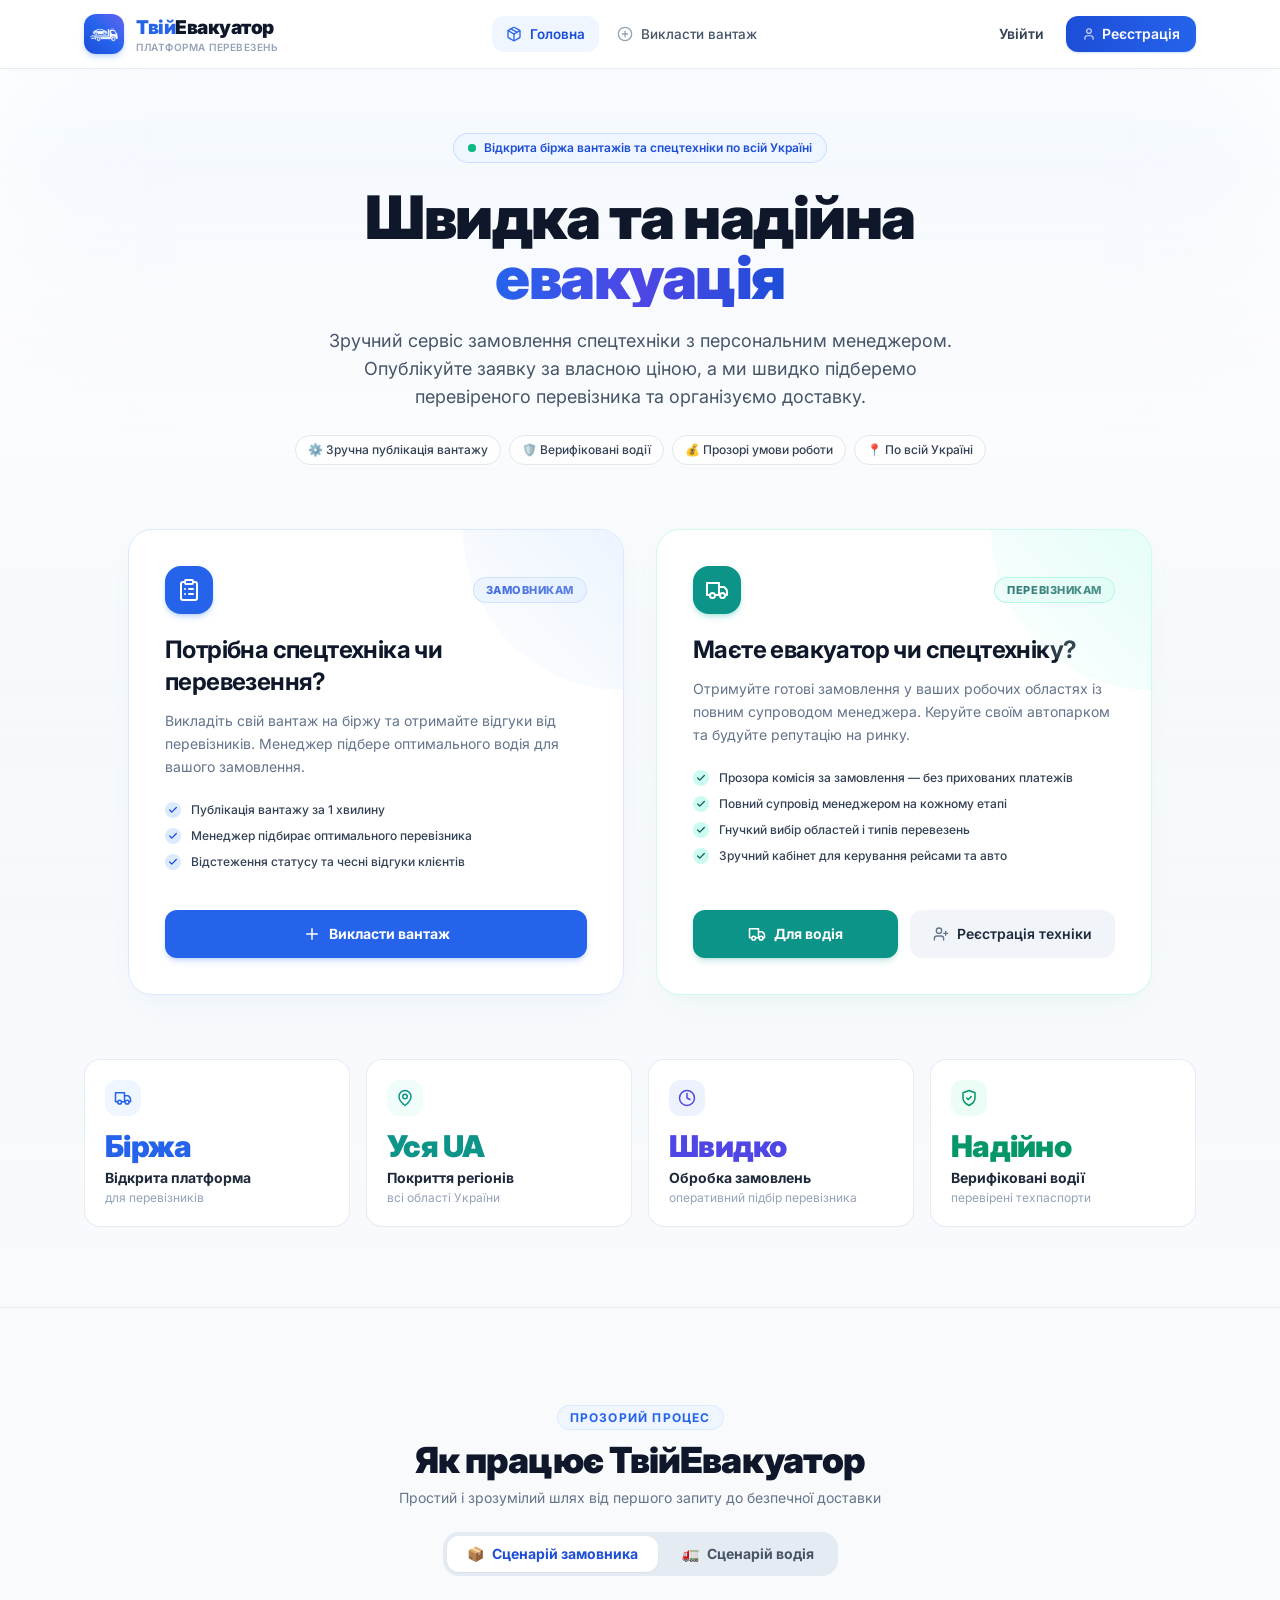
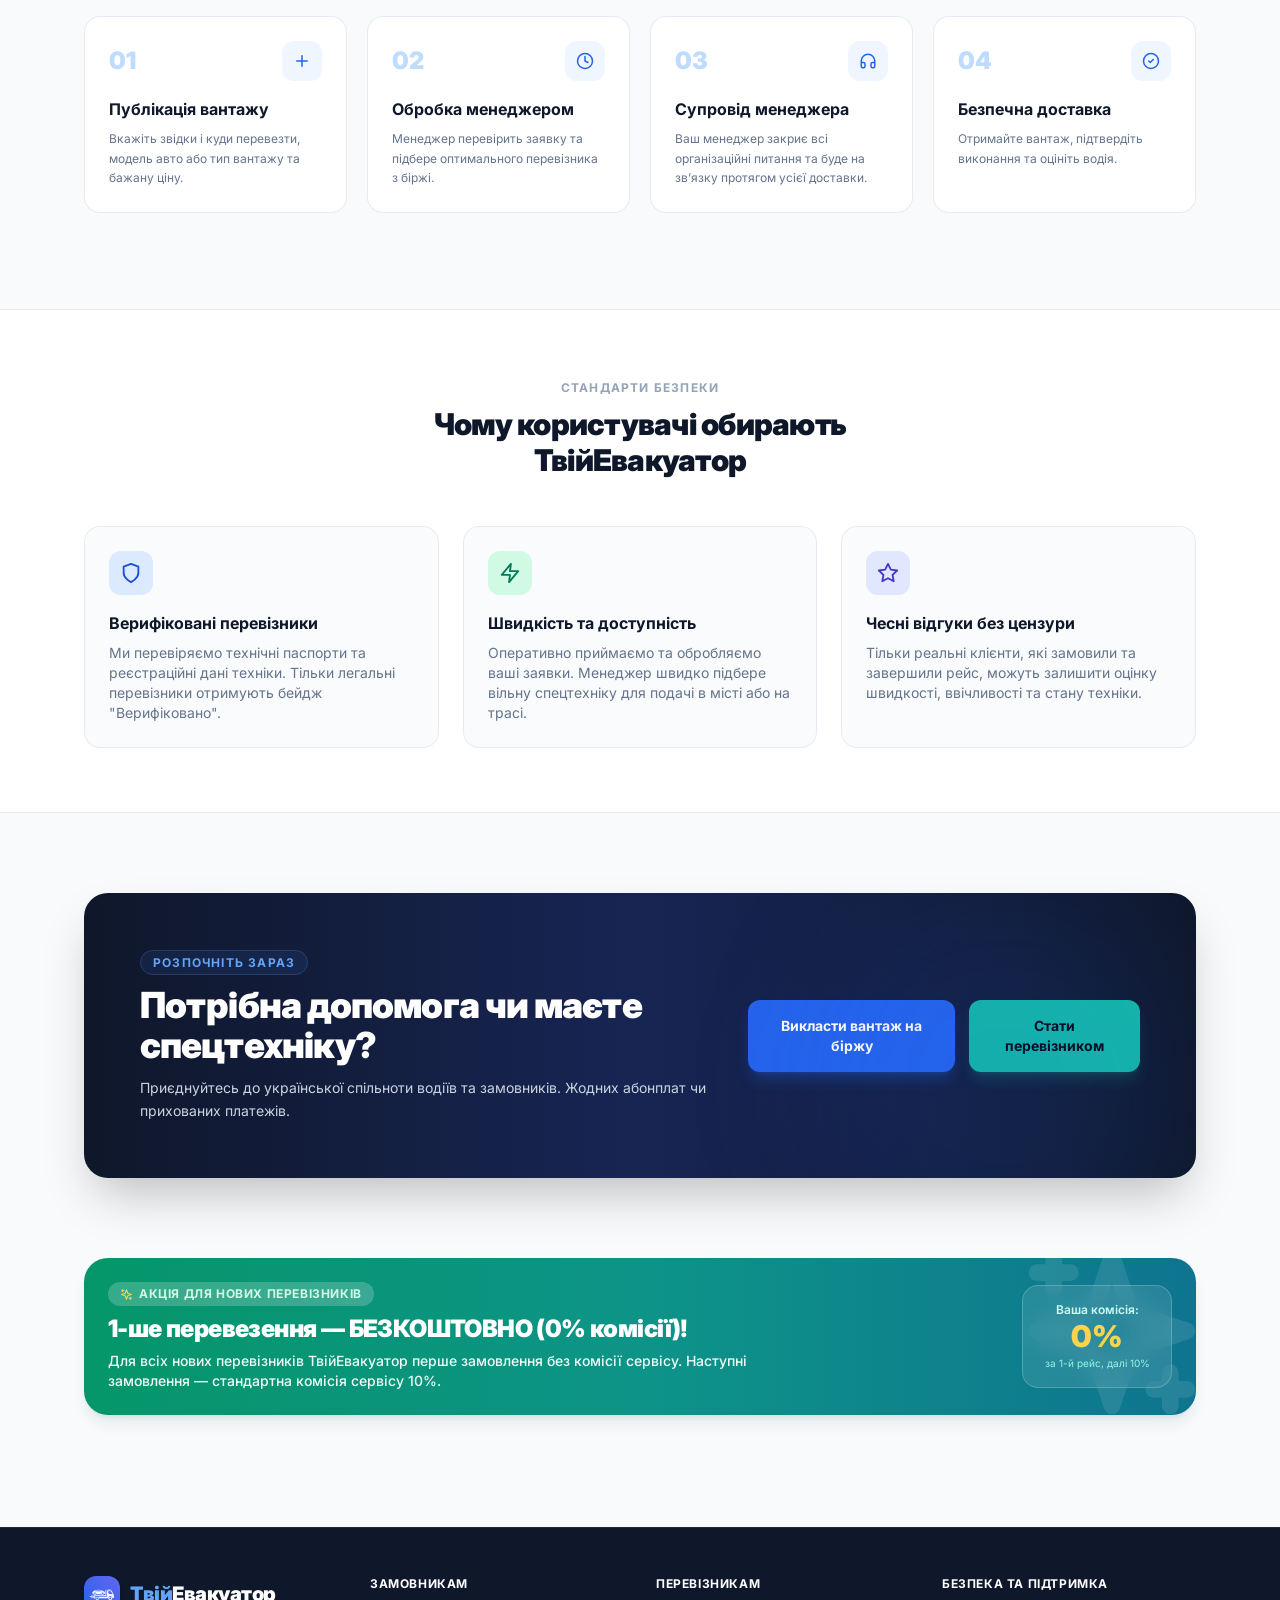
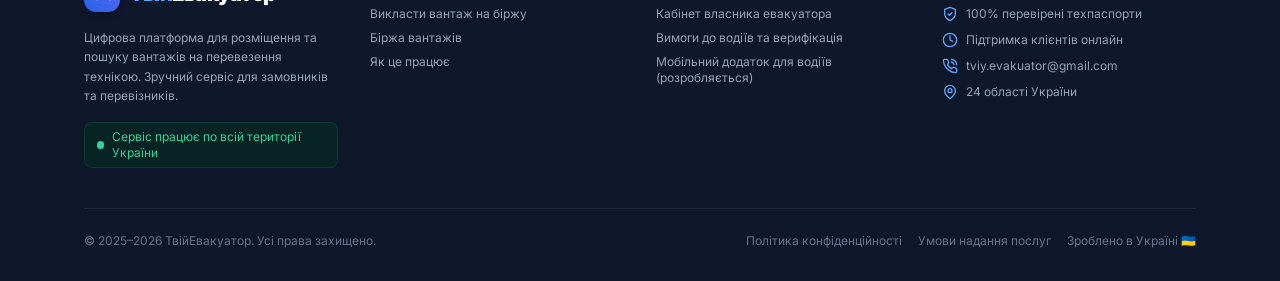
<file: index.html>
<!DOCTYPE html>
<html lang="uk">

<head>
  <meta charset="UTF-8" />

  <!-- 1. Назва сайту для Google (Site Name) -->
  <meta name="site_name" content="Твій Евакуатор" />
  <meta property="og:site_name" content="Твій Евакуатор" />

  <!-- 2. Гарний Заголовок (Title) -->
  <title>Твій Евакуатор — Евакуація та перевезення спецтехніки онлайн по Україні</title>
  <meta property="og:title" content="Твій Евакуатор — Пошук та виклик евакуатора онлайн" />

  <!-- 3. Гарний Опис сайту для пошуковика (Meta Description) -->
  <meta name="description"
    content="Цифрова платформа для швидкого пошуку та виклику евакуатора по всій Україні. Перевезення авто, спецтехніки, попутні вантажі." />
  <meta property="og:description" content="Швидкий виклик евакуатора онлайн по всій Україні." />

  <!-- 4. Іконка для браузера та Google (Favicon) -->
  <link rel="icon" type="image/x-icon" href="/favicon.ico" />
  <link rel="shortcut icon" type="image/x-icon" href="/favicon.ico" />
  <link rel="icon" type="image/png" sizes="192x192" href="/favicon-logo.png" />
  <link rel="apple-touch-icon" href="/favicon-logo.png" />
  <meta property="og:image" content="https://tviy-evacuator.com.ua/favicon-logo.png" />
  <meta name="twitter:card" content="summary_large_image" />
  <meta name="twitter:image" content="https://tviy-evacuator.com.ua/favicon-logo.png" />

  <!-- 5. Розширені мета-теги -->
  <meta name="viewport" content="width=device-width, initial-scale=1.0, viewport-fit=cover" />
  <meta name="theme-color" content="#2563EB" />
  <meta name="robots" content="index, follow" />

  <!-- 6. Микророзмітка Schema.org для Google (видимість логотипу замість глобуса) -->
  <script type="application/ld+json">
  {
    "@context": "https://schema.org",
    "@type": "Organization",
    "name": "Твій Евакуатор",
    "url": "https://tviy-evacuator.com.ua",
    "logo": "https://tviy-evacuator.com.ua/favicon-logo.png",
    "image": "https://tviy-evacuator.com.ua/favicon-logo.png"
  }
  </script>

  <script type="text/javascript">
    (function (l) {
      if (l.search && l.search[1] === '/') {
        var decoded = l.search.slice(1).split('&').map(function (s) {
          return s.replace(/~and~/g, '&')
        });
        var path = decoded[0];
        var query = decoded.slice(1).join('&');
        var newUrl = l.pathname.slice(0, -1) + path + (query ? '?' + query : '') + l.hash;
        window.history.replaceState(null, null, newUrl);
      }
    }(window.location));
  </script>
  <script type="module" crossorigin src="/assets/index-CtProSd5.js"></script>
  <link rel="stylesheet" crossorigin href="/assets/index-Bn-Kidzz.css">
</head>

<body>
  <div id="root"></div>
</body>

</html>
</file>
<file: assets/index-Bn-Kidzz.css>
@import"https://fonts.googleapis.com/css2?family=Inter:wght@300;400;500;600;700;800&display=swap";*,:before,:after{--tw-border-spacing-x: 0;--tw-border-spacing-y: 0;--tw-translate-x: 0;--tw-translate-y: 0;--tw-rotate: 0;--tw-skew-x: 0;--tw-skew-y: 0;--tw-scale-x: 1;--tw-scale-y: 1;--tw-pan-x: ;--tw-pan-y: ;--tw-pinch-zoom: ;--tw-scroll-snap-strictness: proximity;--tw-gradient-from-position: ;--tw-gradient-via-position: ;--tw-gradient-to-position: ;--tw-ordinal: ;--tw-slashed-zero: ;--tw-numeric-figure: ;--tw-numeric-spacing: ;--tw-numeric-fraction: ;--tw-ring-inset: ;--tw-ring-offset-width: 0px;--tw-ring-offset-color: #fff;--tw-ring-color: rgb(59 130 246 / .5);--tw-ring-offset-shadow: 0 0 #0000;--tw-ring-shadow: 0 0 #0000;--tw-shadow: 0 0 #0000;--tw-shadow-colored: 0 0 #0000;--tw-blur: ;--tw-brightness: ;--tw-contrast: ;--tw-grayscale: ;--tw-hue-rotate: ;--tw-invert: ;--tw-saturate: ;--tw-sepia: ;--tw-drop-shadow: ;--tw-backdrop-blur: ;--tw-backdrop-brightness: ;--tw-backdrop-contrast: ;--tw-backdrop-grayscale: ;--tw-backdrop-hue-rotate: ;--tw-backdrop-invert: ;--tw-backdrop-opacity: ;--tw-backdrop-saturate: ;--tw-backdrop-sepia: ;--tw-contain-size: ;--tw-contain-layout: ;--tw-contain-paint: ;--tw-contain-style: }::backdrop{--tw-border-spacing-x: 0;--tw-border-spacing-y: 0;--tw-translate-x: 0;--tw-translate-y: 0;--tw-rotate: 0;--tw-skew-x: 0;--tw-skew-y: 0;--tw-scale-x: 1;--tw-scale-y: 1;--tw-pan-x: ;--tw-pan-y: ;--tw-pinch-zoom: ;--tw-scroll-snap-strictness: proximity;--tw-gradient-from-position: ;--tw-gradient-via-position: ;--tw-gradient-to-position: ;--tw-ordinal: ;--tw-slashed-zero: ;--tw-numeric-figure: ;--tw-numeric-spacing: ;--tw-numeric-fraction: ;--tw-ring-inset: ;--tw-ring-offset-width: 0px;--tw-ring-offset-color: #fff;--tw-ring-color: rgb(59 130 246 / .5);--tw-ring-offset-shadow: 0 0 #0000;--tw-ring-shadow: 0 0 #0000;--tw-shadow: 0 0 #0000;--tw-shadow-colored: 0 0 #0000;--tw-blur: ;--tw-brightness: ;--tw-contrast: ;--tw-grayscale: ;--tw-hue-rotate: ;--tw-invert: ;--tw-saturate: ;--tw-sepia: ;--tw-drop-shadow: ;--tw-backdrop-blur: ;--tw-backdrop-brightness: ;--tw-backdrop-contrast: ;--tw-backdrop-grayscale: ;--tw-backdrop-hue-rotate: ;--tw-backdrop-invert: ;--tw-backdrop-opacity: ;--tw-backdrop-saturate: ;--tw-backdrop-sepia: ;--tw-contain-size: ;--tw-contain-layout: ;--tw-contain-paint: ;--tw-contain-style: }*,:before,:after{box-sizing:border-box;border-width:0;border-style:solid;border-color:#e5e7eb}:before,:after{--tw-content: ""}html,:host{line-height:1.5;-webkit-text-size-adjust:100%;-moz-tab-size:4;-o-tab-size:4;tab-size:4;font-family:Inter,-apple-system,BlinkMacSystemFont,Segoe UI,Roboto,sans-serif;font-feature-settings:normal;font-variation-settings:normal;-webkit-tap-highlight-color:transparent}body{margin:0;line-height:inherit}hr{height:0;color:inherit;border-top-width:1px}abbr:where([title]){-webkit-text-decoration:underline dotted;text-decoration:underline dotted}h1,h2,h3,h4,h5,h6{font-size:inherit;font-weight:inherit}a{color:inherit;text-decoration:inherit}b,strong{font-weight:bolder}code,kbd,samp,pre{font-family:ui-monospace,SFMono-Regular,Menlo,Monaco,Consolas,Liberation Mono,Courier New,monospace;font-feature-settings:normal;font-variation-settings:normal;font-size:1em}small{font-size:80%}sub,sup{font-size:75%;line-height:0;position:relative;vertical-align:baseline}sub{bottom:-.25em}sup{top:-.5em}table{text-indent:0;border-color:inherit;border-collapse:collapse}button,input,optgroup,select,textarea{font-family:inherit;font-feature-settings:inherit;font-variation-settings:inherit;font-size:100%;font-weight:inherit;line-height:inherit;letter-spacing:inherit;color:inherit;margin:0;padding:0}button,select{text-transform:none}button,input:where([type=button]),input:where([type=reset]),input:where([type=submit]){-webkit-appearance:button;background-color:transparent;background-image:none}:-moz-focusring{outline:auto}:-moz-ui-invalid{box-shadow:none}progress{vertical-align:baseline}::-webkit-inner-spin-button,::-webkit-outer-spin-button{height:auto}[type=search]{-webkit-appearance:textfield;outline-offset:-2px}::-webkit-search-decoration{-webkit-appearance:none}::-webkit-file-upload-button{-webkit-appearance:button;font:inherit}summary{display:list-item}blockquote,dl,dd,h1,h2,h3,h4,h5,h6,hr,figure,p,pre{margin:0}fieldset{margin:0;padding:0}legend{padding:0}ol,ul,menu{list-style:none;margin:0;padding:0}dialog{padding:0}textarea{resize:vertical}input::-moz-placeholder,textarea::-moz-placeholder{opacity:1;color:#9ca3af}input::placeholder,textarea::placeholder{opacity:1;color:#9ca3af}button,[role=button]{cursor:pointer}:disabled{cursor:default}img,svg,video,canvas,audio,iframe,embed,object{display:block;vertical-align:middle}img,video{max-width:100%;height:auto}[hidden]:where(:not([hidden=until-found])){display:none}*,*:before,*:after{box-sizing:border-box}html{scroll-behavior:smooth;-webkit-tap-highlight-color:transparent}body{font-family:Inter,-apple-system,BlinkMacSystemFont,Segoe UI,Roboto,sans-serif;-webkit-font-smoothing:antialiased;-moz-osx-font-smoothing:grayscale;color:#0f172a;background-color:#f8fafc}::-moz-selection{background-color:#dbeafe;color:#1d4ed8}::selection{background-color:#dbeafe;color:#1d4ed8}::-webkit-scrollbar{width:6px;height:6px}::-webkit-scrollbar-track{background:transparent}::-webkit-scrollbar-thumb{background:#cbd5e1;border-radius:9999px}::-webkit-scrollbar-thumb:hover{background:#94a3b8}.container{width:100%}@media (min-width: 640px){.container{max-width:640px}}@media (min-width: 768px){.container{max-width:768px}}@media (min-width: 1024px){.container{max-width:1024px}}@media (min-width: 1280px){.container{max-width:1280px}}@media (min-width: 1536px){.container{max-width:1536px}}.toggle-slider{position:absolute;top:0;right:0;bottom:0;left:0;cursor:pointer;border-radius:9999px;--tw-bg-opacity: 1;background-color:rgb(226 232 240 / var(--tw-bg-opacity, 1));transition-property:color,background-color,border-color,text-decoration-color,fill,stroke;transition-timing-function:cubic-bezier(.4,0,.2,1);transition-duration:.2s}.toggle-slider:before{content:"";position:absolute;left:3px;bottom:3px;height:1rem;width:1rem;border-radius:9999px;--tw-bg-opacity: 1;background-color:rgb(255 255 255 / var(--tw-bg-opacity, 1));--tw-shadow: 0 1px 2px 0 rgb(0 0 0 / .05);--tw-shadow-colored: 0 1px 2px 0 var(--tw-shadow-color);box-shadow:var(--tw-ring-offset-shadow, 0 0 #0000),var(--tw-ring-shadow, 0 0 #0000),var(--tw-shadow);transition-property:transform;transition-timing-function:cubic-bezier(.4,0,.2,1);transition-duration:.2s}input:checked~.toggle-slider{--tw-bg-opacity: 1;background-color:rgb(37 99 235 / var(--tw-bg-opacity, 1))}input:checked~.toggle-slider:before{transform:translate(18px)}.star-btn{cursor:pointer;border-width:0px;background-color:transparent;padding:.125rem;font-size:1.5rem;line-height:2rem;line-height:1;--tw-text-opacity: 1;color:rgb(226 232 240 / var(--tw-text-opacity, 1));transition-property:transform;transition-timing-function:cubic-bezier(.4,0,.2,1);transition-duration:.1s}.star-btn.active{--tw-text-opacity: 1;color:rgb(251 191 36 / var(--tw-text-opacity, 1))}.star-btn:hover{transform:scale(1.15)}.geo-tag{display:inline-flex;cursor:pointer;-webkit-user-select:none;-moz-user-select:none;user-select:none;align-items:center;gap:.25rem;border-radius:9999px;border-width:1px;--tw-border-opacity: 1;border-color:rgb(226 232 240 / var(--tw-border-opacity, 1));--tw-bg-opacity: 1;background-color:rgb(255 255 255 / var(--tw-bg-opacity, 1));padding:.375rem .75rem;font-size:.75rem;line-height:1rem;font-weight:500;--tw-text-opacity: 1;color:rgb(71 85 105 / var(--tw-text-opacity, 1));transition-property:all;transition-timing-function:cubic-bezier(.4,0,.2,1);transition-duration:.15s}.geo-tag:hover{--tw-border-opacity: 1;border-color:rgb(203 213 225 / var(--tw-border-opacity, 1));--tw-bg-opacity: 1;background-color:rgb(248 250 252 / var(--tw-bg-opacity, 1))}.geo-tag.sel{--tw-border-opacity: 1;border-color:rgb(59 130 246 / var(--tw-border-opacity, 1));--tw-bg-opacity: 1;background-color:rgb(239 246 255 / var(--tw-bg-opacity, 1));font-weight:600;--tw-text-opacity: 1;color:rgb(29 78 216 / var(--tw-text-opacity, 1));--tw-shadow: 0 1px 2px 0 rgb(0 0 0 / .05);--tw-shadow-colored: 0 1px 2px 0 var(--tw-shadow-color);box-shadow:var(--tw-ring-offset-shadow, 0 0 #0000),var(--tw-ring-shadow, 0 0 #0000),var(--tw-shadow)}.geo-tag.sel-teal{--tw-border-opacity: 1;border-color:rgb(13 148 136 / var(--tw-border-opacity, 1));--tw-bg-opacity: 1;background-color:rgb(240 253 250 / var(--tw-bg-opacity, 1));font-weight:600;--tw-text-opacity: 1;color:rgb(17 94 89 / var(--tw-text-opacity, 1));--tw-shadow: 0 1px 2px 0 rgb(0 0 0 / .05);--tw-shadow-colored: 0 1px 2px 0 var(--tw-shadow-color);box-shadow:var(--tw-ring-offset-shadow, 0 0 #0000),var(--tw-ring-shadow, 0 0 #0000),var(--tw-shadow)}.sr-only{position:absolute;width:1px;height:1px;padding:0;margin:-1px;overflow:hidden;clip:rect(0,0,0,0);white-space:nowrap;border-width:0}.pointer-events-none{pointer-events:none}.pointer-events-auto{pointer-events:auto}.static{position:static}.fixed{position:fixed}.absolute{position:absolute}.relative{position:relative}.sticky{position:sticky}.inset-0{top:0;right:0;bottom:0;left:0}.bottom-0{bottom:0}.bottom-1{bottom:.25rem}.bottom-2{bottom:.5rem}.bottom-4{bottom:1rem}.left-0{left:0}.left-0\.5{left:.125rem}.left-1{left:.25rem}.left-1\/2{left:50%}.left-2{left:.5rem}.left-3\.5{left:.875rem}.left-4{left:1rem}.right-0{right:0}.right-1\.5{right:.375rem}.right-1\/4{right:25%}.right-2{right:.5rem}.right-3{right:.75rem}.right-3\.5{right:.875rem}.right-4{right:1rem}.right-5{right:1.25rem}.top-0{top:0}.top-0\.5{top:.125rem}.top-1{top:.25rem}.top-1\/2{top:50%}.top-2{top:.5rem}.top-4{top:1rem}.top-5{top:1.25rem}.top-8{top:2rem}.top-\[38px\]{top:38px}.top-\[68px\]{top:68px}.top-\[calc\(100\%\+8px\)\]{top:calc(100% + 8px)}.z-10{z-index:10}.z-20{z-index:20}.z-40{z-index:40}.z-50{z-index:50}.z-\[300\]{z-index:300}.z-\[400\]{z-index:400}.z-\[500\]{z-index:500}.col-span-1{grid-column:span 1 / span 1}.m-0\.5{margin:.125rem}.mx-0\.5{margin-left:.125rem;margin-right:.125rem}.mx-auto{margin-left:auto;margin-right:auto}.my-1\.5{margin-top:.375rem;margin-bottom:.375rem}.my-2{margin-top:.5rem;margin-bottom:.5rem}.my-4{margin-top:1rem;margin-bottom:1rem}.my-5{margin-top:1.25rem;margin-bottom:1.25rem}.-mb-4{margin-bottom:-1rem}.mb-1{margin-bottom:.25rem}.mb-1\.5{margin-bottom:.375rem}.mb-10{margin-bottom:2.5rem}.mb-12{margin-bottom:3rem}.mb-14{margin-bottom:3.5rem}.mb-2{margin-bottom:.5rem}.mb-2\.5{margin-bottom:.625rem}.mb-3{margin-bottom:.75rem}.mb-3\.5{margin-bottom:.875rem}.mb-4{margin-bottom:1rem}.mb-5{margin-bottom:1.25rem}.mb-6{margin-bottom:1.5rem}.mb-8{margin-bottom:2rem}.ml-0\.5{margin-left:.125rem}.ml-1{margin-left:.25rem}.ml-1\.5{margin-left:.375rem}.ml-2{margin-left:.5rem}.ml-auto{margin-left:auto}.mt-0\.5{margin-top:.125rem}.mt-1{margin-top:.25rem}.mt-1\.5{margin-top:.375rem}.mt-12{margin-top:3rem}.mt-2{margin-top:.5rem}.mt-2\.5{margin-top:.625rem}.mt-3{margin-top:.75rem}.mt-4{margin-top:1rem}.mt-5{margin-top:1.25rem}.mt-6{margin-top:1.5rem}.mt-8{margin-top:2rem}.line-clamp-2{overflow:hidden;display:-webkit-box;-webkit-box-orient:vertical;-webkit-line-clamp:2}.block{display:block}.inline-block{display:inline-block}.inline{display:inline}.flex{display:flex}.inline-flex{display:inline-flex}.grid{display:grid}.hidden{display:none}.h-0{height:0px}.h-0\.5{height:.125rem}.h-1\.5{height:.375rem}.h-10{height:2.5rem}.h-11{height:2.75rem}.h-12{height:3rem}.h-14{height:3.5rem}.h-16{height:4rem}.h-2{height:.5rem}.h-2\.5{height:.625rem}.h-20{height:5rem}.h-28{height:7rem}.h-3{height:.75rem}.h-32{height:8rem}.h-36{height:9rem}.h-4{height:1rem}.h-40{height:10rem}.h-5{height:1.25rem}.h-6{height:1.5rem}.h-7{height:1.75rem}.h-8{height:2rem}.h-80{height:20rem}.h-9{height:2.25rem}.h-96{height:24rem}.h-\[22px\]{height:22px}.h-\[68px\]{height:68px}.h-full{height:100%}.h-px{height:1px}.max-h-20{max-height:5rem}.max-h-32{max-height:8rem}.max-h-52{max-height:13rem}.max-h-56{max-height:14rem}.max-h-72{max-height:18rem}.max-h-\[85vh\]{max-height:85vh}.max-h-\[calc\(100vh-68px\)\]{max-height:calc(100vh - 68px)}.min-h-\[70px\]{min-height:70px}.min-h-\[80px\]{min-height:80px}.min-h-\[90px\]{min-height:90px}.min-h-\[calc\(100vh-60px\)\]{min-height:calc(100vh - 60px)}.min-h-\[calc\(100vh-68px\)\]{min-height:calc(100vh - 68px)}.min-h-screen{min-height:100vh}.w-0{width:0px}.w-0\.5{width:.125rem}.w-1\.5{width:.375rem}.w-1\/2{width:50%}.w-10{width:2.5rem}.w-11{width:2.75rem}.w-12{width:3rem}.w-14{width:3.5rem}.w-16{width:4rem}.w-2{width:.5rem}.w-2\.5{width:.625rem}.w-2\/3{width:66.666667%}.w-20{width:5rem}.w-3\/4{width:75%}.w-4{width:1rem}.w-40{width:10rem}.w-5{width:1.25rem}.w-6{width:1.5rem}.w-7{width:1.75rem}.w-8{width:2rem}.w-80{width:20rem}.w-9{width:2.25rem}.w-96{width:24rem}.w-fit{width:-moz-fit-content;width:fit-content}.w-full{width:100%}.w-px{width:1px}.min-w-0{min-width:0px}.min-w-\[150px\]{min-width:150px}.min-w-\[220px\]{min-width:220px}.max-w-2xl{max-width:42rem}.max-w-3xl{max-width:48rem}.max-w-5xl{max-width:64rem}.max-w-7xl{max-width:80rem}.max-w-\[1000px\]{max-width:1000px}.max-w-\[1120px\]{max-width:1120px}.max-w-\[1140px\]{max-width:1140px}.max-w-\[1160px\]{max-width:1160px}.max-w-\[120px\]{max-width:120px}.max-w-\[200px\]{max-width:200px}.max-w-\[380px\]{max-width:380px}.max-w-\[400px\]{max-width:400px}.max-w-\[460px\]{max-width:460px}.max-w-\[480px\]{max-width:480px}.max-w-\[500px\]{max-width:500px}.max-w-\[540px\]{max-width:540px}.max-w-\[580px\]{max-width:580px}.max-w-\[75px\]{max-width:75px}.max-w-\[760px\]{max-width:760px}.max-w-full{max-width:100%}.max-w-lg{max-width:32rem}.max-w-md{max-width:28rem}.max-w-xl{max-width:36rem}.flex-1{flex:1 1 0%}.flex-\[1\.3\]{flex:1.3}.flex-\[2\]{flex:2}.flex-shrink-0,.shrink-0{flex-shrink:0}.-translate-x-1\/2{--tw-translate-x: -50%;transform:translate(var(--tw-translate-x),var(--tw-translate-y)) rotate(var(--tw-rotate)) skew(var(--tw-skew-x)) skewY(var(--tw-skew-y)) scaleX(var(--tw-scale-x)) scaleY(var(--tw-scale-y))}.-translate-y-1\/2{--tw-translate-y: -50%;transform:translate(var(--tw-translate-x),var(--tw-translate-y)) rotate(var(--tw-rotate)) skew(var(--tw-skew-x)) skewY(var(--tw-skew-y)) scaleX(var(--tw-scale-x)) scaleY(var(--tw-scale-y))}.translate-x-4{--tw-translate-x: 1rem;transform:translate(var(--tw-translate-x),var(--tw-translate-y)) rotate(var(--tw-rotate)) skew(var(--tw-skew-x)) skewY(var(--tw-skew-y)) scaleX(var(--tw-scale-x)) scaleY(var(--tw-scale-y))}.translate-x-5{--tw-translate-x: 1.25rem;transform:translate(var(--tw-translate-x),var(--tw-translate-y)) rotate(var(--tw-rotate)) skew(var(--tw-skew-x)) skewY(var(--tw-skew-y)) scaleX(var(--tw-scale-x)) scaleY(var(--tw-scale-y))}.translate-x-8{--tw-translate-x: 2rem;transform:translate(var(--tw-translate-x),var(--tw-translate-y)) rotate(var(--tw-rotate)) skew(var(--tw-skew-x)) skewY(var(--tw-skew-y)) scaleX(var(--tw-scale-x)) scaleY(var(--tw-scale-y))}.translate-y-4{--tw-translate-y: 1rem;transform:translate(var(--tw-translate-x),var(--tw-translate-y)) rotate(var(--tw-rotate)) skew(var(--tw-skew-x)) skewY(var(--tw-skew-y)) scaleX(var(--tw-scale-x)) scaleY(var(--tw-scale-y))}.translate-y-8{--tw-translate-y: 2rem;transform:translate(var(--tw-translate-x),var(--tw-translate-y)) rotate(var(--tw-rotate)) skew(var(--tw-skew-x)) skewY(var(--tw-skew-y)) scaleX(var(--tw-scale-x)) scaleY(var(--tw-scale-y))}.rotate-180{--tw-rotate: 180deg;transform:translate(var(--tw-translate-x),var(--tw-translate-y)) rotate(var(--tw-rotate)) skew(var(--tw-skew-x)) skewY(var(--tw-skew-y)) scaleX(var(--tw-scale-x)) scaleY(var(--tw-scale-y))}.transform{transform:translate(var(--tw-translate-x),var(--tw-translate-y)) rotate(var(--tw-rotate)) skew(var(--tw-skew-x)) skewY(var(--tw-skew-y)) scaleX(var(--tw-scale-x)) scaleY(var(--tw-scale-y))}.animate-\[slideIn_0\.2s_ease\]{animation:slideIn .2s ease}@keyframes bounce{0%,to{transform:translateY(-25%);animation-timing-function:cubic-bezier(.8,0,1,1)}50%{transform:none;animation-timing-function:cubic-bezier(0,0,.2,1)}}.animate-bounce{animation:bounce 1s infinite}@keyframes fadeIn{0%{opacity:0}to{opacity:1}}.animate-fade-in{animation:fadeIn .25s cubic-bezier(.16,1,.3,1)}@keyframes ping{75%,to{transform:scale(2);opacity:0}}.animate-ping{animation:ping 1s cubic-bezier(0,0,.2,1) infinite}@keyframes pulse{50%{opacity:.5}}.animate-pulse{animation:pulse 2s cubic-bezier(.4,0,.6,1) infinite}@keyframes slideUp{0%{opacity:0;transform:translateY(8px)}to{opacity:1;transform:translateY(0)}}.animate-slide-up{animation:slideUp .3s cubic-bezier(.16,1,.3,1)}@keyframes spin{to{transform:rotate(360deg)}}.animate-spin{animation:spin 1s linear infinite}.cursor-grab{cursor:grab}.cursor-not-allowed{cursor:not-allowed}.cursor-pointer{cursor:pointer}.cursor-zoom-in{cursor:zoom-in}.select-none{-webkit-user-select:none;-moz-user-select:none;user-select:none}.resize-none{resize:none}.resize-y{resize:vertical}.list-disc{list-style-type:disc}.appearance-none{-webkit-appearance:none;-moz-appearance:none;appearance:none}.grid-cols-1{grid-template-columns:repeat(1,minmax(0,1fr))}.grid-cols-2{grid-template-columns:repeat(2,minmax(0,1fr))}.grid-cols-3{grid-template-columns:repeat(3,minmax(0,1fr))}.grid-cols-4{grid-template-columns:repeat(4,minmax(0,1fr))}.flex-row{flex-direction:row}.flex-col{flex-direction:column}.flex-wrap{flex-wrap:wrap}.items-start{align-items:flex-start}.items-end{align-items:flex-end}.items-center{align-items:center}.items-baseline{align-items:baseline}.justify-start{justify-content:flex-start}.justify-end{justify-content:flex-end}.justify-center{justify-content:center}.justify-between{justify-content:space-between}.gap-0\.5{gap:.125rem}.gap-1{gap:.25rem}.gap-1\.5{gap:.375rem}.gap-2{gap:.5rem}.gap-2\.5{gap:.625rem}.gap-3{gap:.75rem}.gap-3\.5{gap:.875rem}.gap-4{gap:1rem}.gap-5{gap:1.25rem}.gap-6{gap:1.5rem}.gap-8{gap:2rem}.gap-x-2{-moz-column-gap:.5rem;column-gap:.5rem}.gap-y-0\.5{row-gap:.125rem}.space-y-1>:not([hidden])~:not([hidden]){--tw-space-y-reverse: 0;margin-top:calc(.25rem * calc(1 - var(--tw-space-y-reverse)));margin-bottom:calc(.25rem * var(--tw-space-y-reverse))}.space-y-1\.5>:not([hidden])~:not([hidden]){--tw-space-y-reverse: 0;margin-top:calc(.375rem * calc(1 - var(--tw-space-y-reverse)));margin-bottom:calc(.375rem * var(--tw-space-y-reverse))}.space-y-10>:not([hidden])~:not([hidden]){--tw-space-y-reverse: 0;margin-top:calc(2.5rem * calc(1 - var(--tw-space-y-reverse)));margin-bottom:calc(2.5rem * var(--tw-space-y-reverse))}.space-y-2>:not([hidden])~:not([hidden]){--tw-space-y-reverse: 0;margin-top:calc(.5rem * calc(1 - var(--tw-space-y-reverse)));margin-bottom:calc(.5rem * var(--tw-space-y-reverse))}.space-y-2\.5>:not([hidden])~:not([hidden]){--tw-space-y-reverse: 0;margin-top:calc(.625rem * calc(1 - var(--tw-space-y-reverse)));margin-bottom:calc(.625rem * var(--tw-space-y-reverse))}.space-y-3>:not([hidden])~:not([hidden]){--tw-space-y-reverse: 0;margin-top:calc(.75rem * calc(1 - var(--tw-space-y-reverse)));margin-bottom:calc(.75rem * var(--tw-space-y-reverse))}.space-y-3\.5>:not([hidden])~:not([hidden]){--tw-space-y-reverse: 0;margin-top:calc(.875rem * calc(1 - var(--tw-space-y-reverse)));margin-bottom:calc(.875rem * var(--tw-space-y-reverse))}.space-y-4>:not([hidden])~:not([hidden]){--tw-space-y-reverse: 0;margin-top:calc(1rem * calc(1 - var(--tw-space-y-reverse)));margin-bottom:calc(1rem * var(--tw-space-y-reverse))}.space-y-5>:not([hidden])~:not([hidden]){--tw-space-y-reverse: 0;margin-top:calc(1.25rem * calc(1 - var(--tw-space-y-reverse)));margin-bottom:calc(1.25rem * var(--tw-space-y-reverse))}.space-y-6>:not([hidden])~:not([hidden]){--tw-space-y-reverse: 0;margin-top:calc(1.5rem * calc(1 - var(--tw-space-y-reverse)));margin-bottom:calc(1.5rem * var(--tw-space-y-reverse))}.divide-y>:not([hidden])~:not([hidden]){--tw-divide-y-reverse: 0;border-top-width:calc(1px * calc(1 - var(--tw-divide-y-reverse)));border-bottom-width:calc(1px * var(--tw-divide-y-reverse))}.divide-slate-100>:not([hidden])~:not([hidden]){--tw-divide-opacity: 1;border-color:rgb(241 245 249 / var(--tw-divide-opacity, 1))}.divide-slate-100\/90>:not([hidden])~:not([hidden]){border-color:#f1f5f9e6}.self-start{align-self:flex-start}.self-center{align-self:center}.self-stretch{align-self:stretch}.overflow-hidden{overflow:hidden}.overflow-x-auto{overflow-x:auto}.overflow-y-auto{overflow-y:auto}.truncate{overflow:hidden;text-overflow:ellipsis;white-space:nowrap}.whitespace-nowrap{white-space:nowrap}.break-words{overflow-wrap:break-word}.break-all{word-break:break-all}.rounded{border-radius:.25rem}.rounded-2xl{border-radius:1rem}.rounded-3xl{border-radius:1.5rem}.rounded-full{border-radius:9999px}.rounded-lg{border-radius:.5rem}.rounded-md{border-radius:.375rem}.rounded-xl{border-radius:.75rem}.rounded-t-2xl{border-top-left-radius:1rem;border-top-right-radius:1rem}.rounded-t-3xl{border-top-left-radius:1.5rem;border-top-right-radius:1.5rem}.rounded-bl-full{border-bottom-left-radius:9999px}.border{border-width:1px}.border-2{border-width:2px}.border-y{border-top-width:1px;border-bottom-width:1px}.border-b{border-bottom-width:1px}.border-b-2{border-bottom-width:2px}.border-l{border-left-width:1px}.border-l-2{border-left-width:2px}.border-l-4{border-left-width:4px}.border-t{border-top-width:1px}.border-dashed{border-style:dashed}.border-amber-100{--tw-border-opacity: 1;border-color:rgb(254 243 199 / var(--tw-border-opacity, 1))}.border-amber-200{--tw-border-opacity: 1;border-color:rgb(253 230 138 / var(--tw-border-opacity, 1))}.border-amber-200\/80{border-color:#fde68acc}.border-blue-100{--tw-border-opacity: 1;border-color:rgb(219 234 254 / var(--tw-border-opacity, 1))}.border-blue-100\/90{border-color:#dbeafee6}.border-blue-200{--tw-border-opacity: 1;border-color:rgb(191 219 254 / var(--tw-border-opacity, 1))}.border-blue-200\/70{border-color:#bfdbfeb3}.border-blue-200\/80{border-color:#bfdbfecc}.border-blue-200\/90{border-color:#bfdbfee6}.border-blue-400\/20{border-color:#60a5fa33}.border-blue-400\/30{border-color:#60a5fa4d}.border-blue-500{--tw-border-opacity: 1;border-color:rgb(59 130 246 / var(--tw-border-opacity, 1))}.border-blue-500\/20{border-color:#3b82f633}.border-blue-600{--tw-border-opacity: 1;border-color:rgb(37 99 235 / var(--tw-border-opacity, 1))}.border-emerald-100{--tw-border-opacity: 1;border-color:rgb(209 250 229 / var(--tw-border-opacity, 1))}.border-emerald-200{--tw-border-opacity: 1;border-color:rgb(167 243 208 / var(--tw-border-opacity, 1))}.border-emerald-200\/60{border-color:#a7f3d099}.border-emerald-200\/80{border-color:#a7f3d0cc}.border-emerald-200\/90{border-color:#a7f3d0e6}.border-emerald-300{--tw-border-opacity: 1;border-color:rgb(110 231 183 / var(--tw-border-opacity, 1))}.border-emerald-400{--tw-border-opacity: 1;border-color:rgb(52 211 153 / var(--tw-border-opacity, 1))}.border-emerald-400\/30{border-color:#34d3994d}.border-emerald-600{--tw-border-opacity: 1;border-color:rgb(5 150 105 / var(--tw-border-opacity, 1))}.border-emerald-800\/40{border-color:#065f4666}.border-gray-100{--tw-border-opacity: 1;border-color:rgb(243 244 246 / var(--tw-border-opacity, 1))}.border-gray-200{--tw-border-opacity: 1;border-color:rgb(229 231 235 / var(--tw-border-opacity, 1))}.border-green-200{--tw-border-opacity: 1;border-color:rgb(187 247 208 / var(--tw-border-opacity, 1))}.border-indigo-200{--tw-border-opacity: 1;border-color:rgb(199 210 254 / var(--tw-border-opacity, 1))}.border-indigo-200\/80{border-color:#c7d2fecc}.border-indigo-200\/90{border-color:#c7d2fee6}.border-orange-200{--tw-border-opacity: 1;border-color:rgb(254 215 170 / var(--tw-border-opacity, 1))}.border-purple-200{--tw-border-opacity: 1;border-color:rgb(233 213 255 / var(--tw-border-opacity, 1))}.border-purple-400{--tw-border-opacity: 1;border-color:rgb(192 132 252 / var(--tw-border-opacity, 1))}.border-purple-700\/60{border-color:#7e22ce99}.border-purple-800\/40{border-color:#6b21a866}.border-purple-800\/60{border-color:#6b21a899}.border-red-200{--tw-border-opacity: 1;border-color:rgb(254 202 202 / var(--tw-border-opacity, 1))}.border-red-200\/80{border-color:#fecacacc}.border-red-400{--tw-border-opacity: 1;border-color:rgb(248 113 113 / var(--tw-border-opacity, 1))}.border-rose-100{--tw-border-opacity: 1;border-color:rgb(255 228 230 / var(--tw-border-opacity, 1))}.border-rose-200{--tw-border-opacity: 1;border-color:rgb(254 205 211 / var(--tw-border-opacity, 1))}.border-rose-300{--tw-border-opacity: 1;border-color:rgb(253 164 175 / var(--tw-border-opacity, 1))}.border-rose-500{--tw-border-opacity: 1;border-color:rgb(244 63 94 / var(--tw-border-opacity, 1))}.border-sky-200{--tw-border-opacity: 1;border-color:rgb(186 230 253 / var(--tw-border-opacity, 1))}.border-slate-100{--tw-border-opacity: 1;border-color:rgb(241 245 249 / var(--tw-border-opacity, 1))}.border-slate-200{--tw-border-opacity: 1;border-color:rgb(226 232 240 / var(--tw-border-opacity, 1))}.border-slate-200\/60{border-color:#e2e8f099}.border-slate-200\/80{border-color:#e2e8f0cc}.border-slate-200\/90{border-color:#e2e8f0e6}.border-slate-300{--tw-border-opacity: 1;border-color:rgb(203 213 225 / var(--tw-border-opacity, 1))}.border-slate-300\/40{border-color:#cbd5e166}.border-slate-50{--tw-border-opacity: 1;border-color:rgb(248 250 252 / var(--tw-border-opacity, 1))}.border-slate-700{--tw-border-opacity: 1;border-color:rgb(51 65 85 / var(--tw-border-opacity, 1))}.border-slate-700\/60{border-color:#33415599}.border-slate-800{--tw-border-opacity: 1;border-color:rgb(30 41 59 / var(--tw-border-opacity, 1))}.border-slate-800\/80{border-color:#1e293bcc}.border-teal-100{--tw-border-opacity: 1;border-color:rgb(204 251 241 / var(--tw-border-opacity, 1))}.border-teal-100\/80{border-color:#ccfbf1cc}.border-teal-100\/90{border-color:#ccfbf1e6}.border-teal-200{--tw-border-opacity: 1;border-color:rgb(153 246 228 / var(--tw-border-opacity, 1))}.border-teal-200\/70{border-color:#99f6e4b3}.border-teal-200\/80{border-color:#99f6e4cc}.border-teal-300{--tw-border-opacity: 1;border-color:rgb(94 234 212 / var(--tw-border-opacity, 1))}.border-teal-400\/20{border-color:#2dd4bf33}.border-teal-500\/30{border-color:#14b8a64d}.border-teal-600{--tw-border-opacity: 1;border-color:rgb(13 148 136 / var(--tw-border-opacity, 1))}.border-teal-800\/60{border-color:#115e5999}.border-teal-900\/40{border-color:#134e4a66}.border-teal-900\/50{border-color:#134e4a80}.border-white{--tw-border-opacity: 1;border-color:rgb(255 255 255 / var(--tw-border-opacity, 1))}.border-white\/15{border-color:#ffffff26}.border-white\/20{border-color:#fff3}.border-white\/30{border-color:#ffffff4d}.border-white\/40{border-color:#fff6}.border-t-transparent{border-top-color:transparent}.border-t-white{--tw-border-opacity: 1;border-top-color:rgb(255 255 255 / var(--tw-border-opacity, 1))}.bg-amber-100{--tw-bg-opacity: 1;background-color:rgb(254 243 199 / var(--tw-bg-opacity, 1))}.bg-amber-100\/80{background-color:#fef3c7cc}.bg-amber-50{--tw-bg-opacity: 1;background-color:rgb(255 251 235 / var(--tw-bg-opacity, 1))}.bg-amber-50\/90{background-color:#fffbebe6}.bg-amber-500{--tw-bg-opacity: 1;background-color:rgb(245 158 11 / var(--tw-bg-opacity, 1))}.bg-black\/40{background-color:#0006}.bg-black\/50{background-color:#00000080}.bg-blue-100{--tw-bg-opacity: 1;background-color:rgb(219 234 254 / var(--tw-bg-opacity, 1))}.bg-blue-50{--tw-bg-opacity: 1;background-color:rgb(239 246 255 / var(--tw-bg-opacity, 1))}.bg-blue-50\/40{background-color:#eff6ff66}.bg-blue-50\/50{background-color:#eff6ff80}.bg-blue-50\/60{background-color:#eff6ff99}.bg-blue-50\/70{background-color:#eff6ffb3}.bg-blue-50\/80{background-color:#eff6ffcc}.bg-blue-50\/90{background-color:#eff6ffe6}.bg-blue-500{--tw-bg-opacity: 1;background-color:rgb(59 130 246 / var(--tw-bg-opacity, 1))}.bg-blue-500\/10{background-color:#3b82f61a}.bg-blue-500\/20{background-color:#3b82f633}.bg-blue-600{--tw-bg-opacity: 1;background-color:rgb(37 99 235 / var(--tw-bg-opacity, 1))}.bg-blue-600\/10{background-color:#2563eb1a}.bg-emerald-100{--tw-bg-opacity: 1;background-color:rgb(209 250 229 / var(--tw-bg-opacity, 1))}.bg-emerald-100\/90{background-color:#d1fae5e6}.bg-emerald-400{--tw-bg-opacity: 1;background-color:rgb(52 211 153 / var(--tw-bg-opacity, 1))}.bg-emerald-50{--tw-bg-opacity: 1;background-color:rgb(236 253 245 / var(--tw-bg-opacity, 1))}.bg-emerald-50\/50{background-color:#ecfdf580}.bg-emerald-50\/70{background-color:#ecfdf5b3}.bg-emerald-500{--tw-bg-opacity: 1;background-color:rgb(16 185 129 / var(--tw-bg-opacity, 1))}.bg-emerald-500\/20{background-color:#10b98133}.bg-emerald-600{--tw-bg-opacity: 1;background-color:rgb(5 150 105 / var(--tw-bg-opacity, 1))}.bg-emerald-950\/60{background-color:#022c2299}.bg-gray-100{--tw-bg-opacity: 1;background-color:rgb(243 244 246 / var(--tw-bg-opacity, 1))}.bg-gray-200{--tw-bg-opacity: 1;background-color:rgb(229 231 235 / var(--tw-bg-opacity, 1))}.bg-gray-50{--tw-bg-opacity: 1;background-color:rgb(249 250 251 / var(--tw-bg-opacity, 1))}.bg-green-50{--tw-bg-opacity: 1;background-color:rgb(240 253 244 / var(--tw-bg-opacity, 1))}.bg-green-600{--tw-bg-opacity: 1;background-color:rgb(22 163 74 / var(--tw-bg-opacity, 1))}.bg-indigo-100{--tw-bg-opacity: 1;background-color:rgb(224 231 255 / var(--tw-bg-opacity, 1))}.bg-indigo-50{--tw-bg-opacity: 1;background-color:rgb(238 242 255 / var(--tw-bg-opacity, 1))}.bg-indigo-50\/80{background-color:#eef2ffcc}.bg-indigo-500{--tw-bg-opacity: 1;background-color:rgb(99 102 241 / var(--tw-bg-opacity, 1))}.bg-indigo-600{--tw-bg-opacity: 1;background-color:rgb(79 70 229 / var(--tw-bg-opacity, 1))}.bg-orange-50{--tw-bg-opacity: 1;background-color:rgb(255 247 237 / var(--tw-bg-opacity, 1))}.bg-purple-50{--tw-bg-opacity: 1;background-color:rgb(250 245 255 / var(--tw-bg-opacity, 1))}.bg-purple-500{--tw-bg-opacity: 1;background-color:rgb(168 85 247 / var(--tw-bg-opacity, 1))}.bg-purple-600{--tw-bg-opacity: 1;background-color:rgb(147 51 234 / var(--tw-bg-opacity, 1))}.bg-purple-950\/40{background-color:#3b076466}.bg-red-50{--tw-bg-opacity: 1;background-color:rgb(254 242 242 / var(--tw-bg-opacity, 1))}.bg-red-50\/40{background-color:#fef2f266}.bg-red-500{--tw-bg-opacity: 1;background-color:rgb(239 68 68 / var(--tw-bg-opacity, 1))}.bg-rose-50{--tw-bg-opacity: 1;background-color:rgb(255 241 242 / var(--tw-bg-opacity, 1))}.bg-rose-50\/20{background-color:#fff1f233}.bg-rose-50\/30{background-color:#fff1f24d}.bg-rose-50\/90{background-color:#fff1f2e6}.bg-rose-600{--tw-bg-opacity: 1;background-color:rgb(225 29 72 / var(--tw-bg-opacity, 1))}.bg-sky-50{--tw-bg-opacity: 1;background-color:rgb(240 249 255 / var(--tw-bg-opacity, 1))}.bg-sky-500{--tw-bg-opacity: 1;background-color:rgb(14 165 233 / var(--tw-bg-opacity, 1))}.bg-slate-100{--tw-bg-opacity: 1;background-color:rgb(241 245 249 / var(--tw-bg-opacity, 1))}.bg-slate-200{--tw-bg-opacity: 1;background-color:rgb(226 232 240 / var(--tw-bg-opacity, 1))}.bg-slate-200\/70{background-color:#e2e8f0b3}.bg-slate-200\/80{background-color:#e2e8f0cc}.bg-slate-300{--tw-bg-opacity: 1;background-color:rgb(203 213 225 / var(--tw-bg-opacity, 1))}.bg-slate-50{--tw-bg-opacity: 1;background-color:rgb(248 250 252 / var(--tw-bg-opacity, 1))}.bg-slate-50\/30{background-color:#f8fafc4d}.bg-slate-50\/50{background-color:#f8fafc80}.bg-slate-50\/60{background-color:#f8fafc99}.bg-slate-50\/70{background-color:#f8fafcb3}.bg-slate-800{--tw-bg-opacity: 1;background-color:rgb(30 41 59 / var(--tw-bg-opacity, 1))}.bg-slate-800\/40{background-color:#1e293b66}.bg-slate-800\/60{background-color:#1e293b99}.bg-slate-800\/80{background-color:#1e293bcc}.bg-slate-900{--tw-bg-opacity: 1;background-color:rgb(15 23 42 / var(--tw-bg-opacity, 1))}.bg-slate-900\/40{background-color:#0f172a66}.bg-slate-900\/50{background-color:#0f172a80}.bg-slate-950\/70{background-color:#020617b3}.bg-slate-950\/90{background-color:#020617e6}.bg-teal-100{--tw-bg-opacity: 1;background-color:rgb(204 251 241 / var(--tw-bg-opacity, 1))}.bg-teal-50{--tw-bg-opacity: 1;background-color:rgb(240 253 250 / var(--tw-bg-opacity, 1))}.bg-teal-50\/50{background-color:#f0fdfa80}.bg-teal-50\/60{background-color:#f0fdfa99}.bg-teal-50\/70{background-color:#f0fdfab3}.bg-teal-50\/80{background-color:#f0fdfacc}.bg-teal-50\/90{background-color:#f0fdfae6}.bg-teal-500{--tw-bg-opacity: 1;background-color:rgb(20 184 166 / var(--tw-bg-opacity, 1))}.bg-teal-500\/10{background-color:#14b8a61a}.bg-teal-500\/15{background-color:#14b8a626}.bg-teal-600{--tw-bg-opacity: 1;background-color:rgb(13 148 136 / var(--tw-bg-opacity, 1))}.bg-white{--tw-bg-opacity: 1;background-color:rgb(255 255 255 / var(--tw-bg-opacity, 1))}.bg-white\/10{background-color:#ffffff1a}.bg-white\/20{background-color:#fff3}.bg-white\/50{background-color:#ffffff80}.bg-white\/80{background-color:#fffc}.bg-white\/90{background-color:#ffffffe6}.bg-gradient-to-b{background-image:linear-gradient(to bottom,var(--tw-gradient-stops))}.bg-gradient-to-bl{background-image:linear-gradient(to bottom left,var(--tw-gradient-stops))}.bg-gradient-to-br{background-image:linear-gradient(to bottom right,var(--tw-gradient-stops))}.bg-gradient-to-r{background-image:linear-gradient(to right,var(--tw-gradient-stops))}.bg-gradient-to-tr{background-image:linear-gradient(to top right,var(--tw-gradient-stops))}.from-amber-50\/30{--tw-gradient-from: rgb(255 251 235 / .3) var(--tw-gradient-from-position);--tw-gradient-to: rgb(255 251 235 / 0) var(--tw-gradient-to-position);--tw-gradient-stops: var(--tw-gradient-from), var(--tw-gradient-to)}.from-blue-100\/40{--tw-gradient-from: rgb(219 234 254 / .4) var(--tw-gradient-from-position);--tw-gradient-to: rgb(219 234 254 / 0) var(--tw-gradient-to-position);--tw-gradient-stops: var(--tw-gradient-from), var(--tw-gradient-to)}.from-blue-100\/50{--tw-gradient-from: rgb(219 234 254 / .5) var(--tw-gradient-from-position);--tw-gradient-to: rgb(219 234 254 / 0) var(--tw-gradient-to-position);--tw-gradient-stops: var(--tw-gradient-from), var(--tw-gradient-to)}.from-blue-50{--tw-gradient-from: #eff6ff var(--tw-gradient-from-position);--tw-gradient-to: rgb(239 246 255 / 0) var(--tw-gradient-to-position);--tw-gradient-stops: var(--tw-gradient-from), var(--tw-gradient-to)}.from-blue-50\/90{--tw-gradient-from: rgb(239 246 255 / .9) var(--tw-gradient-from-position);--tw-gradient-to: rgb(239 246 255 / 0) var(--tw-gradient-to-position);--tw-gradient-stops: var(--tw-gradient-from), var(--tw-gradient-to)}.from-blue-600{--tw-gradient-from: #2563eb var(--tw-gradient-from-position);--tw-gradient-to: rgb(37 99 235 / 0) var(--tw-gradient-to-position);--tw-gradient-stops: var(--tw-gradient-from), var(--tw-gradient-to)}.from-blue-700{--tw-gradient-from: #1d4ed8 var(--tw-gradient-from-position);--tw-gradient-to: rgb(29 78 216 / 0) var(--tw-gradient-to-position);--tw-gradient-stops: var(--tw-gradient-from), var(--tw-gradient-to)}.from-blue-900\/80{--tw-gradient-from: rgb(30 58 138 / .8) var(--tw-gradient-from-position);--tw-gradient-to: rgb(30 58 138 / 0) var(--tw-gradient-to-position);--tw-gradient-stops: var(--tw-gradient-from), var(--tw-gradient-to)}.from-emerald-50{--tw-gradient-from: #ecfdf5 var(--tw-gradient-from-position);--tw-gradient-to: rgb(236 253 245 / 0) var(--tw-gradient-to-position);--tw-gradient-stops: var(--tw-gradient-from), var(--tw-gradient-to)}.from-emerald-500{--tw-gradient-from: #10b981 var(--tw-gradient-from-position);--tw-gradient-to: rgb(16 185 129 / 0) var(--tw-gradient-to-position);--tw-gradient-stops: var(--tw-gradient-from), var(--tw-gradient-to)}.from-emerald-600{--tw-gradient-from: #059669 var(--tw-gradient-from-position);--tw-gradient-to: rgb(5 150 105 / 0) var(--tw-gradient-to-position);--tw-gradient-stops: var(--tw-gradient-from), var(--tw-gradient-to)}.from-purple-600{--tw-gradient-from: #9333ea var(--tw-gradient-from-position);--tw-gradient-to: rgb(147 51 234 / 0) var(--tw-gradient-to-position);--tw-gradient-stops: var(--tw-gradient-from), var(--tw-gradient-to)}.from-purple-950\/60{--tw-gradient-from: rgb(59 7 100 / .6) var(--tw-gradient-from-position);--tw-gradient-to: rgb(59 7 100 / 0) var(--tw-gradient-to-position);--tw-gradient-stops: var(--tw-gradient-from), var(--tw-gradient-to)}.from-rose-50{--tw-gradient-from: #fff1f2 var(--tw-gradient-from-position);--tw-gradient-to: rgb(255 241 242 / 0) var(--tw-gradient-to-position);--tw-gradient-stops: var(--tw-gradient-from), var(--tw-gradient-to)}.from-slate-50{--tw-gradient-from: #f8fafc var(--tw-gradient-from-position);--tw-gradient-to: rgb(248 250 252 / 0) var(--tw-gradient-to-position);--tw-gradient-stops: var(--tw-gradient-from), var(--tw-gradient-to)}.from-slate-900{--tw-gradient-from: #0f172a var(--tw-gradient-from-position);--tw-gradient-to: rgb(15 23 42 / 0) var(--tw-gradient-to-position);--tw-gradient-stops: var(--tw-gradient-from), var(--tw-gradient-to)}.from-teal-100\/50{--tw-gradient-from: rgb(204 251 241 / .5) var(--tw-gradient-from-position);--tw-gradient-to: rgb(204 251 241 / 0) var(--tw-gradient-to-position);--tw-gradient-stops: var(--tw-gradient-from), var(--tw-gradient-to)}.from-teal-400{--tw-gradient-from: #2dd4bf var(--tw-gradient-from-position);--tw-gradient-to: rgb(45 212 191 / 0) var(--tw-gradient-to-position);--tw-gradient-stops: var(--tw-gradient-from), var(--tw-gradient-to)}.from-teal-50{--tw-gradient-from: #f0fdfa var(--tw-gradient-from-position);--tw-gradient-to: rgb(240 253 250 / 0) var(--tw-gradient-to-position);--tw-gradient-stops: var(--tw-gradient-from), var(--tw-gradient-to)}.from-teal-50\/80{--tw-gradient-from: rgb(240 253 250 / .8) var(--tw-gradient-from-position);--tw-gradient-to: rgb(240 253 250 / 0) var(--tw-gradient-to-position);--tw-gradient-stops: var(--tw-gradient-from), var(--tw-gradient-to)}.from-teal-500{--tw-gradient-from: #14b8a6 var(--tw-gradient-from-position);--tw-gradient-to: rgb(20 184 166 / 0) var(--tw-gradient-to-position);--tw-gradient-stops: var(--tw-gradient-from), var(--tw-gradient-to)}.from-teal-600{--tw-gradient-from: #0d9488 var(--tw-gradient-from-position);--tw-gradient-to: rgb(13 148 136 / 0) var(--tw-gradient-to-position);--tw-gradient-stops: var(--tw-gradient-from), var(--tw-gradient-to)}.from-teal-700{--tw-gradient-from: #0f766e var(--tw-gradient-from-position);--tw-gradient-to: rgb(15 118 110 / 0) var(--tw-gradient-to-position);--tw-gradient-stops: var(--tw-gradient-from), var(--tw-gradient-to)}.from-teal-900{--tw-gradient-from: #134e4a var(--tw-gradient-from-position);--tw-gradient-to: rgb(19 78 74 / 0) var(--tw-gradient-to-position);--tw-gradient-stops: var(--tw-gradient-from), var(--tw-gradient-to)}.from-white{--tw-gradient-from: #fff var(--tw-gradient-from-position);--tw-gradient-to: rgb(255 255 255 / 0) var(--tw-gradient-to-position);--tw-gradient-stops: var(--tw-gradient-from), var(--tw-gradient-to)}.via-blue-50\/20{--tw-gradient-to: rgb(239 246 255 / 0) var(--tw-gradient-to-position);--tw-gradient-stops: var(--tw-gradient-from), rgb(239 246 255 / .2) var(--tw-gradient-via-position), var(--tw-gradient-to)}.via-blue-600{--tw-gradient-to: rgb(37 99 235 / 0) var(--tw-gradient-to-position);--tw-gradient-stops: var(--tw-gradient-from), #2563eb var(--tw-gradient-via-position), var(--tw-gradient-to)}.via-blue-950{--tw-gradient-to: rgb(23 37 84 / 0) var(--tw-gradient-to-position);--tw-gradient-stops: var(--tw-gradient-from), #172554 var(--tw-gradient-via-position), var(--tw-gradient-to)}.via-emerald-400{--tw-gradient-to: rgb(52 211 153 / 0) var(--tw-gradient-to-position);--tw-gradient-stops: var(--tw-gradient-from), #34d399 var(--tw-gradient-via-position), var(--tw-gradient-to)}.via-emerald-50{--tw-gradient-to: rgb(236 253 245 / 0) var(--tw-gradient-to-position);--tw-gradient-stops: var(--tw-gradient-from), #ecfdf5 var(--tw-gradient-via-position), var(--tw-gradient-to)}.via-emerald-500{--tw-gradient-to: rgb(16 185 129 / 0) var(--tw-gradient-to-position);--tw-gradient-stops: var(--tw-gradient-from), #10b981 var(--tw-gradient-via-position), var(--tw-gradient-to)}.via-indigo-50\/20{--tw-gradient-to: rgb(238 242 255 / 0) var(--tw-gradient-to-position);--tw-gradient-stops: var(--tw-gradient-from), rgb(238 242 255 / .2) var(--tw-gradient-via-position), var(--tw-gradient-to)}.via-indigo-50\/70{--tw-gradient-to: rgb(238 242 255 / 0) var(--tw-gradient-to-position);--tw-gradient-stops: var(--tw-gradient-from), rgb(238 242 255 / .7) var(--tw-gradient-via-position), var(--tw-gradient-to)}.via-indigo-600{--tw-gradient-to: rgb(79 70 229 / 0) var(--tw-gradient-to-position);--tw-gradient-stops: var(--tw-gradient-from), #4f46e5 var(--tw-gradient-via-position), var(--tw-gradient-to)}.via-indigo-900\/80{--tw-gradient-to: rgb(49 46 129 / 0) var(--tw-gradient-to-position);--tw-gradient-stops: var(--tw-gradient-from), rgb(49 46 129 / .8) var(--tw-gradient-via-position), var(--tw-gradient-to)}.via-slate-800{--tw-gradient-to: rgb(30 41 59 / 0) var(--tw-gradient-to-position);--tw-gradient-stops: var(--tw-gradient-from), #1e293b var(--tw-gradient-via-position), var(--tw-gradient-to)}.via-teal-50\/80{--tw-gradient-to: rgb(240 253 250 / 0) var(--tw-gradient-to-position);--tw-gradient-stops: var(--tw-gradient-from), rgb(240 253 250 / .8) var(--tw-gradient-via-position), var(--tw-gradient-to)}.via-teal-600{--tw-gradient-to: rgb(13 148 136 / 0) var(--tw-gradient-to-position);--tw-gradient-stops: var(--tw-gradient-from), #0d9488 var(--tw-gradient-via-position), var(--tw-gradient-to)}.via-teal-950{--tw-gradient-to: rgb(4 47 46 / 0) var(--tw-gradient-to-position);--tw-gradient-stops: var(--tw-gradient-from), #042f2e var(--tw-gradient-via-position), var(--tw-gradient-to)}.to-blue-100{--tw-gradient-to: #dbeafe var(--tw-gradient-to-position)}.to-blue-50\/40{--tw-gradient-to: rgb(239 246 255 / .4) var(--tw-gradient-to-position)}.to-blue-50\/90{--tw-gradient-to: rgb(239 246 255 / .9) var(--tw-gradient-to-position)}.to-blue-500{--tw-gradient-to: #3b82f6 var(--tw-gradient-to-position)}.to-blue-600{--tw-gradient-to: #2563eb var(--tw-gradient-to-position)}.to-blue-700{--tw-gradient-to: #1d4ed8 var(--tw-gradient-to-position)}.to-cyan-700{--tw-gradient-to: #0e7490 var(--tw-gradient-to-position)}.to-emerald-100{--tw-gradient-to: #d1fae5 var(--tw-gradient-to-position)}.to-emerald-50{--tw-gradient-to: #ecfdf5 var(--tw-gradient-to-position)}.to-emerald-50\/40{--tw-gradient-to: rgb(236 253 245 / .4) var(--tw-gradient-to-position)}.to-emerald-500{--tw-gradient-to: #10b981 var(--tw-gradient-to-position)}.to-emerald-600{--tw-gradient-to: #059669 var(--tw-gradient-to-position)}.to-indigo-500{--tw-gradient-to: #6366f1 var(--tw-gradient-to-position)}.to-indigo-600{--tw-gradient-to: #4f46e5 var(--tw-gradient-to-position)}.to-indigo-950{--tw-gradient-to: #1e1b4b var(--tw-gradient-to-position)}.to-rose-100{--tw-gradient-to: #ffe4e6 var(--tw-gradient-to-position)}.to-slate-50{--tw-gradient-to: #f8fafc var(--tw-gradient-to-position)}.to-slate-900{--tw-gradient-to: #0f172a var(--tw-gradient-to-position)}.to-teal-300{--tw-gradient-to: #5eead4 var(--tw-gradient-to-position)}.to-teal-400{--tw-gradient-to: #2dd4bf var(--tw-gradient-to-position)}.to-teal-50{--tw-gradient-to: #f0fdfa var(--tw-gradient-to-position)}.to-teal-50\/40{--tw-gradient-to: rgb(240 253 250 / .4) var(--tw-gradient-to-position)}.to-teal-500{--tw-gradient-to: #14b8a6 var(--tw-gradient-to-position)}.to-teal-600{--tw-gradient-to: #0d9488 var(--tw-gradient-to-position)}.to-teal-700{--tw-gradient-to: #0f766e var(--tw-gradient-to-position)}.to-transparent{--tw-gradient-to: transparent var(--tw-gradient-to-position)}.to-white{--tw-gradient-to: #fff var(--tw-gradient-to-position)}.bg-clip-text{-webkit-background-clip:text;background-clip:text}.object-contain{-o-object-fit:contain;object-fit:contain}.object-cover{-o-object-fit:cover;object-fit:cover}.p-0{padding:0}.p-1{padding:.25rem}.p-1\.5{padding:.375rem}.p-12{padding:3rem}.p-2{padding:.5rem}.p-2\.5{padding:.625rem}.p-3{padding:.75rem}.p-3\.5{padding:.875rem}.p-4{padding:1rem}.p-5{padding:1.25rem}.p-6{padding:1.5rem}.p-7{padding:1.75rem}.p-8{padding:2rem}.px-1{padding-left:.25rem;padding-right:.25rem}.px-1\.5{padding-left:.375rem;padding-right:.375rem}.px-2{padding-left:.5rem;padding-right:.5rem}.px-2\.5{padding-left:.625rem;padding-right:.625rem}.px-3{padding-left:.75rem;padding-right:.75rem}.px-3\.5{padding-left:.875rem;padding-right:.875rem}.px-4{padding-left:1rem;padding-right:1rem}.px-5{padding-left:1.25rem;padding-right:1.25rem}.px-6{padding-left:1.5rem;padding-right:1.5rem}.px-7{padding-left:1.75rem;padding-right:1.75rem}.px-8{padding-left:2rem;padding-right:2rem}.py-0\.5{padding-top:.125rem;padding-bottom:.125rem}.py-1{padding-top:.25rem;padding-bottom:.25rem}.py-1\.5{padding-top:.375rem;padding-bottom:.375rem}.py-10{padding-top:2.5rem;padding-bottom:2.5rem}.py-12{padding-top:3rem;padding-bottom:3rem}.py-14{padding-top:3.5rem;padding-bottom:3.5rem}.py-16{padding-top:4rem;padding-bottom:4rem}.py-2{padding-top:.5rem;padding-bottom:.5rem}.py-2\.5{padding-top:.625rem;padding-bottom:.625rem}.py-3{padding-top:.75rem;padding-bottom:.75rem}.py-3\.5{padding-top:.875rem;padding-bottom:.875rem}.py-4{padding-top:1rem;padding-bottom:1rem}.py-5{padding-top:1.25rem;padding-bottom:1.25rem}.py-6{padding-top:1.5rem;padding-bottom:1.5rem}.py-8{padding-top:2rem;padding-bottom:2rem}.pb-0{padding-bottom:0}.pb-1{padding-bottom:.25rem}.pb-10{padding-bottom:2.5rem}.pb-14{padding-bottom:3.5rem}.pb-16{padding-bottom:4rem}.pb-20{padding-bottom:5rem}.pb-24{padding-bottom:6rem}.pb-3{padding-bottom:.75rem}.pb-4{padding-bottom:1rem}.pb-5{padding-bottom:1.25rem}.pb-8{padding-bottom:2rem}.pl-10{padding-left:2.5rem}.pl-11{padding-left:2.75rem}.pl-2{padding-left:.5rem}.pl-3{padding-left:.75rem}.pl-3\.5{padding-left:.875rem}.pl-5{padding-left:1.25rem}.pr-10{padding-right:2.5rem}.pr-12{padding-right:3rem}.pr-2{padding-right:.5rem}.pr-4{padding-right:1rem}.pr-8{padding-right:2rem}.pt-0\.5{padding-top:.125rem}.pt-1{padding-top:.25rem}.pt-12{padding-top:3rem}.pt-16{padding-top:4rem}.pt-2{padding-top:.5rem}.pt-3{padding-top:.75rem}.pt-4{padding-top:1rem}.pt-5{padding-top:1.25rem}.pt-6{padding-top:1.5rem}.pt-8{padding-top:2rem}.text-left{text-align:left}.text-center{text-align:center}.text-right{text-align:right}.font-mono{font-family:ui-monospace,SFMono-Regular,Menlo,Monaco,Consolas,Liberation Mono,Courier New,monospace}.font-sans{font-family:Inter,-apple-system,BlinkMacSystemFont,Segoe UI,Roboto,sans-serif}.text-2xl{font-size:1.5rem;line-height:2rem}.text-3xl{font-size:1.875rem;line-height:2.25rem}.text-4xl{font-size:2.25rem;line-height:2.5rem}.text-5xl{font-size:3rem;line-height:1}.text-\[10\.5px\]{font-size:10.5px}.text-\[10px\]{font-size:10px}.text-\[11px\]{font-size:11px}.text-\[13\.5px\]{font-size:13.5px}.text-\[13px\]{font-size:13px}.text-\[19px\]{font-size:19px}.text-\[7px\]{font-size:7px}.text-\[9px\]{font-size:9px}.text-base{font-size:1rem;line-height:1.5rem}.text-lg{font-size:1.125rem;line-height:1.75rem}.text-sm{font-size:.875rem;line-height:1.25rem}.text-xl{font-size:1.25rem;line-height:1.75rem}.text-xs{font-size:.75rem;line-height:1rem}.font-black{font-weight:900}.font-bold{font-weight:700}.font-extrabold{font-weight:800}.font-medium{font-weight:500}.font-normal{font-weight:400}.font-semibold{font-weight:600}.uppercase{text-transform:uppercase}.italic{font-style:italic}.leading-\[1\.15\]{line-height:1.15}.leading-none{line-height:1}.leading-normal{line-height:1.5}.leading-relaxed{line-height:1.625}.leading-snug{line-height:1.375}.leading-tight{line-height:1.25}.tracking-tight{letter-spacing:-.025em}.tracking-wide{letter-spacing:.025em}.tracking-wider{letter-spacing:.05em}.tracking-widest{letter-spacing:.1em}.text-amber-300{--tw-text-opacity: 1;color:rgb(252 211 77 / var(--tw-text-opacity, 1))}.text-amber-500{--tw-text-opacity: 1;color:rgb(245 158 11 / var(--tw-text-opacity, 1))}.text-amber-600{--tw-text-opacity: 1;color:rgb(217 119 6 / var(--tw-text-opacity, 1))}.text-amber-700{--tw-text-opacity: 1;color:rgb(180 83 9 / var(--tw-text-opacity, 1))}.text-amber-800{--tw-text-opacity: 1;color:rgb(146 64 14 / var(--tw-text-opacity, 1))}.text-amber-900{--tw-text-opacity: 1;color:rgb(120 53 15 / var(--tw-text-opacity, 1))}.text-blue-200{--tw-text-opacity: 1;color:rgb(191 219 254 / var(--tw-text-opacity, 1))}.text-blue-300{--tw-text-opacity: 1;color:rgb(147 197 253 / var(--tw-text-opacity, 1))}.text-blue-400{--tw-text-opacity: 1;color:rgb(96 165 250 / var(--tw-text-opacity, 1))}.text-blue-500{--tw-text-opacity: 1;color:rgb(59 130 246 / var(--tw-text-opacity, 1))}.text-blue-600{--tw-text-opacity: 1;color:rgb(37 99 235 / var(--tw-text-opacity, 1))}.text-blue-700{--tw-text-opacity: 1;color:rgb(29 78 216 / var(--tw-text-opacity, 1))}.text-blue-800{--tw-text-opacity: 1;color:rgb(30 64 175 / var(--tw-text-opacity, 1))}.text-blue-900{--tw-text-opacity: 1;color:rgb(30 58 138 / var(--tw-text-opacity, 1))}.text-blue-950{--tw-text-opacity: 1;color:rgb(23 37 84 / var(--tw-text-opacity, 1))}.text-emerald-100{--tw-text-opacity: 1;color:rgb(209 250 229 / var(--tw-text-opacity, 1))}.text-emerald-300{--tw-text-opacity: 1;color:rgb(110 231 183 / var(--tw-text-opacity, 1))}.text-emerald-400{--tw-text-opacity: 1;color:rgb(52 211 153 / var(--tw-text-opacity, 1))}.text-emerald-500{--tw-text-opacity: 1;color:rgb(16 185 129 / var(--tw-text-opacity, 1))}.text-emerald-600{--tw-text-opacity: 1;color:rgb(5 150 105 / var(--tw-text-opacity, 1))}.text-emerald-700{--tw-text-opacity: 1;color:rgb(4 120 87 / var(--tw-text-opacity, 1))}.text-emerald-800{--tw-text-opacity: 1;color:rgb(6 95 70 / var(--tw-text-opacity, 1))}.text-emerald-900{--tw-text-opacity: 1;color:rgb(6 78 59 / var(--tw-text-opacity, 1))}.text-emerald-950{--tw-text-opacity: 1;color:rgb(2 44 34 / var(--tw-text-opacity, 1))}.text-gray-400{--tw-text-opacity: 1;color:rgb(156 163 175 / var(--tw-text-opacity, 1))}.text-gray-500{--tw-text-opacity: 1;color:rgb(107 114 128 / var(--tw-text-opacity, 1))}.text-gray-700{--tw-text-opacity: 1;color:rgb(55 65 81 / var(--tw-text-opacity, 1))}.text-gray-800{--tw-text-opacity: 1;color:rgb(31 41 55 / var(--tw-text-opacity, 1))}.text-gray-900{--tw-text-opacity: 1;color:rgb(17 24 39 / var(--tw-text-opacity, 1))}.text-green-600{--tw-text-opacity: 1;color:rgb(22 163 74 / var(--tw-text-opacity, 1))}.text-green-700{--tw-text-opacity: 1;color:rgb(21 128 61 / var(--tw-text-opacity, 1))}.text-green-800{--tw-text-opacity: 1;color:rgb(22 101 52 / var(--tw-text-opacity, 1))}.text-indigo-600{--tw-text-opacity: 1;color:rgb(79 70 229 / var(--tw-text-opacity, 1))}.text-indigo-700{--tw-text-opacity: 1;color:rgb(67 56 202 / var(--tw-text-opacity, 1))}.text-indigo-800{--tw-text-opacity: 1;color:rgb(55 48 163 / var(--tw-text-opacity, 1))}.text-indigo-900{--tw-text-opacity: 1;color:rgb(49 46 129 / var(--tw-text-opacity, 1))}.text-orange-700{--tw-text-opacity: 1;color:rgb(194 65 12 / var(--tw-text-opacity, 1))}.text-purple-300{--tw-text-opacity: 1;color:rgb(216 180 254 / var(--tw-text-opacity, 1))}.text-purple-400{--tw-text-opacity: 1;color:rgb(192 132 252 / var(--tw-text-opacity, 1))}.text-purple-600{--tw-text-opacity: 1;color:rgb(147 51 234 / var(--tw-text-opacity, 1))}.text-purple-700{--tw-text-opacity: 1;color:rgb(126 34 206 / var(--tw-text-opacity, 1))}.text-red-500{--tw-text-opacity: 1;color:rgb(239 68 68 / var(--tw-text-opacity, 1))}.text-red-600{--tw-text-opacity: 1;color:rgb(220 38 38 / var(--tw-text-opacity, 1))}.text-rose-500{--tw-text-opacity: 1;color:rgb(244 63 94 / var(--tw-text-opacity, 1))}.text-rose-600{--tw-text-opacity: 1;color:rgb(225 29 72 / var(--tw-text-opacity, 1))}.text-rose-700{--tw-text-opacity: 1;color:rgb(190 18 60 / var(--tw-text-opacity, 1))}.text-rose-800{--tw-text-opacity: 1;color:rgb(159 18 57 / var(--tw-text-opacity, 1))}.text-sky-700{--tw-text-opacity: 1;color:rgb(3 105 161 / var(--tw-text-opacity, 1))}.text-slate-200{--tw-text-opacity: 1;color:rgb(226 232 240 / var(--tw-text-opacity, 1))}.text-slate-300{--tw-text-opacity: 1;color:rgb(203 213 225 / var(--tw-text-opacity, 1))}.text-slate-400{--tw-text-opacity: 1;color:rgb(148 163 184 / var(--tw-text-opacity, 1))}.text-slate-500{--tw-text-opacity: 1;color:rgb(100 116 139 / var(--tw-text-opacity, 1))}.text-slate-600{--tw-text-opacity: 1;color:rgb(71 85 105 / var(--tw-text-opacity, 1))}.text-slate-700{--tw-text-opacity: 1;color:rgb(51 65 85 / var(--tw-text-opacity, 1))}.text-slate-800{--tw-text-opacity: 1;color:rgb(30 41 59 / var(--tw-text-opacity, 1))}.text-slate-900{--tw-text-opacity: 1;color:rgb(15 23 42 / var(--tw-text-opacity, 1))}.text-slate-950{--tw-text-opacity: 1;color:rgb(2 6 23 / var(--tw-text-opacity, 1))}.text-teal-100{--tw-text-opacity: 1;color:rgb(204 251 241 / var(--tw-text-opacity, 1))}.text-teal-200{--tw-text-opacity: 1;color:rgb(153 246 228 / var(--tw-text-opacity, 1))}.text-teal-300{--tw-text-opacity: 1;color:rgb(94 234 212 / var(--tw-text-opacity, 1))}.text-teal-400{--tw-text-opacity: 1;color:rgb(45 212 191 / var(--tw-text-opacity, 1))}.text-teal-50{--tw-text-opacity: 1;color:rgb(240 253 250 / var(--tw-text-opacity, 1))}.text-teal-600{--tw-text-opacity: 1;color:rgb(13 148 136 / var(--tw-text-opacity, 1))}.text-teal-600\/15{color:#0d948826}.text-teal-700{--tw-text-opacity: 1;color:rgb(15 118 110 / var(--tw-text-opacity, 1))}.text-teal-700\/80{color:#0f766ecc}.text-teal-800{--tw-text-opacity: 1;color:rgb(17 94 89 / var(--tw-text-opacity, 1))}.text-teal-900{--tw-text-opacity: 1;color:rgb(19 78 74 / var(--tw-text-opacity, 1))}.text-teal-950{--tw-text-opacity: 1;color:rgb(4 47 46 / var(--tw-text-opacity, 1))}.text-transparent{color:transparent}.text-white{--tw-text-opacity: 1;color:rgb(255 255 255 / var(--tw-text-opacity, 1))}.text-white\/70{color:#ffffffb3}.text-yellow-300{--tw-text-opacity: 1;color:rgb(253 224 71 / var(--tw-text-opacity, 1))}.opacity-0{opacity:0}.opacity-10{opacity:.1}.opacity-60{opacity:.6}.opacity-70{opacity:.7}.opacity-75{opacity:.75}.opacity-80{opacity:.8}.shadow-2xl{--tw-shadow: 0 25px 50px -12px rgb(0 0 0 / .25);--tw-shadow-colored: 0 25px 50px -12px var(--tw-shadow-color);box-shadow:var(--tw-ring-offset-shadow, 0 0 #0000),var(--tw-ring-shadow, 0 0 #0000),var(--tw-shadow)}.shadow-\[0_10px_30px_-10px_rgba\(13\,148\,136\,0\.08\)\]{--tw-shadow: 0 10px 30px -10px rgba(13,148,136,.08);--tw-shadow-colored: 0 10px 30px -10px var(--tw-shadow-color);box-shadow:var(--tw-ring-offset-shadow, 0 0 #0000),var(--tw-ring-shadow, 0 0 #0000),var(--tw-shadow)}.shadow-\[0_10px_30px_-10px_rgba\(37\,99\,235\,0\.08\)\]{--tw-shadow: 0 10px 30px -10px rgba(37,99,235,.08);--tw-shadow-colored: 0 10px 30px -10px var(--tw-shadow-color);box-shadow:var(--tw-ring-offset-shadow, 0 0 #0000),var(--tw-ring-shadow, 0 0 #0000),var(--tw-shadow)}.shadow-\[0_12px_32px_rgba\(0\,0\,0\,0\.12\)\]{--tw-shadow: 0 12px 32px rgba(0,0,0,.12);--tw-shadow-colored: 0 12px 32px var(--tw-shadow-color);box-shadow:var(--tw-ring-offset-shadow, 0 0 #0000),var(--tw-ring-shadow, 0 0 #0000),var(--tw-shadow)}.shadow-\[0_20px_60px_rgba\(0\,0\,0\,\.2\)\]{--tw-shadow: 0 20px 60px rgba(0,0,0,.2);--tw-shadow-colored: 0 20px 60px var(--tw-shadow-color);box-shadow:var(--tw-ring-offset-shadow, 0 0 #0000),var(--tw-ring-shadow, 0 0 #0000),var(--tw-shadow)}.shadow-\[0_2px_12px_-4px_rgba\(0\,0\,0\,0\.04\)\]{--tw-shadow: 0 2px 12px -4px rgba(0,0,0,.04);--tw-shadow-colored: 0 2px 12px -4px var(--tw-shadow-color);box-shadow:var(--tw-ring-offset-shadow, 0 0 #0000),var(--tw-ring-shadow, 0 0 #0000),var(--tw-shadow)}.shadow-card{--tw-shadow: 0 1px 3px 0 rgba(0, 0, 0, .05), 0 1px 2px 0 rgba(0, 0, 0, .03);--tw-shadow-colored: 0 1px 3px 0 var(--tw-shadow-color), 0 1px 2px 0 var(--tw-shadow-color);box-shadow:var(--tw-ring-offset-shadow, 0 0 #0000),var(--tw-ring-shadow, 0 0 #0000),var(--tw-shadow)}.shadow-inner{--tw-shadow: inset 0 2px 4px 0 rgb(0 0 0 / .05);--tw-shadow-colored: inset 0 2px 4px 0 var(--tw-shadow-color);box-shadow:var(--tw-ring-offset-shadow, 0 0 #0000),var(--tw-ring-shadow, 0 0 #0000),var(--tw-shadow)}.shadow-lg{--tw-shadow: 0 10px 15px -3px rgb(0 0 0 / .1), 0 4px 6px -4px rgb(0 0 0 / .1);--tw-shadow-colored: 0 10px 15px -3px var(--tw-shadow-color), 0 4px 6px -4px var(--tw-shadow-color);box-shadow:var(--tw-ring-offset-shadow, 0 0 #0000),var(--tw-ring-shadow, 0 0 #0000),var(--tw-shadow)}.shadow-md{--tw-shadow: 0 4px 6px -1px rgb(0 0 0 / .1), 0 2px 4px -2px rgb(0 0 0 / .1);--tw-shadow-colored: 0 4px 6px -1px var(--tw-shadow-color), 0 2px 4px -2px var(--tw-shadow-color);box-shadow:var(--tw-ring-offset-shadow, 0 0 #0000),var(--tw-ring-shadow, 0 0 #0000),var(--tw-shadow)}.shadow-sm{--tw-shadow: 0 1px 2px 0 rgb(0 0 0 / .05);--tw-shadow-colored: 0 1px 2px 0 var(--tw-shadow-color);box-shadow:var(--tw-ring-offset-shadow, 0 0 #0000),var(--tw-ring-shadow, 0 0 #0000),var(--tw-shadow)}.shadow-xl{--tw-shadow: 0 20px 25px -5px rgb(0 0 0 / .1), 0 8px 10px -6px rgb(0 0 0 / .1);--tw-shadow-colored: 0 20px 25px -5px var(--tw-shadow-color), 0 8px 10px -6px var(--tw-shadow-color);box-shadow:var(--tw-ring-offset-shadow, 0 0 #0000),var(--tw-ring-shadow, 0 0 #0000),var(--tw-shadow)}.shadow-amber-100\/60{--tw-shadow-color: rgb(254 243 199 / .6);--tw-shadow: var(--tw-shadow-colored)}.shadow-blue-100\/60{--tw-shadow-color: rgb(219 234 254 / .6);--tw-shadow: var(--tw-shadow-colored)}.shadow-blue-500\/20{--tw-shadow-color: rgb(59 130 246 / .2);--tw-shadow: var(--tw-shadow-colored)}.shadow-blue-500\/25{--tw-shadow-color: rgb(59 130 246 / .25);--tw-shadow: var(--tw-shadow-colored)}.shadow-blue-600\/20{--tw-shadow-color: rgb(37 99 235 / .2);--tw-shadow: var(--tw-shadow-colored)}.shadow-blue-600\/25{--tw-shadow-color: rgb(37 99 235 / .25);--tw-shadow: var(--tw-shadow-colored)}.shadow-blue-600\/30{--tw-shadow-color: rgb(37 99 235 / .3);--tw-shadow: var(--tw-shadow-colored)}.shadow-emerald-100\/60{--tw-shadow-color: rgb(209 250 229 / .6);--tw-shadow: var(--tw-shadow-colored)}.shadow-emerald-600\/25{--tw-shadow-color: rgb(5 150 105 / .25);--tw-shadow: var(--tw-shadow-colored)}.shadow-purple-600\/20{--tw-shadow-color: rgb(147 51 234 / .2);--tw-shadow: var(--tw-shadow-colored)}.shadow-purple-600\/30{--tw-shadow-color: rgb(147 51 234 / .3);--tw-shadow: var(--tw-shadow-colored)}.shadow-rose-100\/60{--tw-shadow-color: rgb(255 228 230 / .6);--tw-shadow: var(--tw-shadow-colored)}.shadow-slate-300\/40{--tw-shadow-color: rgb(203 213 225 / .4);--tw-shadow: var(--tw-shadow-colored)}.shadow-slate-900\/20{--tw-shadow-color: rgb(15 23 42 / .2);--tw-shadow: var(--tw-shadow-colored)}.shadow-teal-500\/20{--tw-shadow-color: rgb(20 184 166 / .2);--tw-shadow: var(--tw-shadow-colored)}.shadow-teal-500\/25{--tw-shadow-color: rgb(20 184 166 / .25);--tw-shadow: var(--tw-shadow-colored)}.shadow-teal-500\/30{--tw-shadow-color: rgb(20 184 166 / .3);--tw-shadow: var(--tw-shadow-colored)}.shadow-teal-600\/20{--tw-shadow-color: rgb(13 148 136 / .2);--tw-shadow: var(--tw-shadow-colored)}.shadow-teal-900\/10{--tw-shadow-color: rgb(19 78 74 / .1);--tw-shadow: var(--tw-shadow-colored)}.outline-none{outline:2px solid transparent;outline-offset:2px}.outline{outline-style:solid}.ring-1{--tw-ring-offset-shadow: var(--tw-ring-inset) 0 0 0 var(--tw-ring-offset-width) var(--tw-ring-offset-color);--tw-ring-shadow: var(--tw-ring-inset) 0 0 0 calc(1px + var(--tw-ring-offset-width)) var(--tw-ring-color);box-shadow:var(--tw-ring-offset-shadow),var(--tw-ring-shadow),var(--tw-shadow, 0 0 #0000)}.ring-2{--tw-ring-offset-shadow: var(--tw-ring-inset) 0 0 0 var(--tw-ring-offset-width) var(--tw-ring-offset-color);--tw-ring-shadow: var(--tw-ring-inset) 0 0 0 calc(2px + var(--tw-ring-offset-width)) var(--tw-ring-color);box-shadow:var(--tw-ring-offset-shadow),var(--tw-ring-shadow),var(--tw-shadow, 0 0 #0000)}.ring-4{--tw-ring-offset-shadow: var(--tw-ring-inset) 0 0 0 var(--tw-ring-offset-width) var(--tw-ring-offset-color);--tw-ring-shadow: var(--tw-ring-inset) 0 0 0 calc(4px + var(--tw-ring-offset-width)) var(--tw-ring-color);box-shadow:var(--tw-ring-offset-shadow),var(--tw-ring-shadow),var(--tw-shadow, 0 0 #0000)}.ring-blue-100{--tw-ring-opacity: 1;--tw-ring-color: rgb(219 234 254 / var(--tw-ring-opacity, 1))}.ring-blue-200{--tw-ring-opacity: 1;--tw-ring-color: rgb(191 219 254 / var(--tw-ring-opacity, 1))}.ring-blue-500\/20{--tw-ring-color: rgb(59 130 246 / .2)}.ring-slate-200\/90{--tw-ring-color: rgb(226 232 240 / .9)}.ring-teal-100{--tw-ring-opacity: 1;--tw-ring-color: rgb(204 251 241 / var(--tw-ring-opacity, 1))}.blur-3xl{--tw-blur: blur(64px);filter:var(--tw-blur) var(--tw-brightness) var(--tw-contrast) var(--tw-grayscale) var(--tw-hue-rotate) var(--tw-invert) var(--tw-saturate) var(--tw-sepia) var(--tw-drop-shadow)}.filter{filter:var(--tw-blur) var(--tw-brightness) var(--tw-contrast) var(--tw-grayscale) var(--tw-hue-rotate) var(--tw-invert) var(--tw-saturate) var(--tw-sepia) var(--tw-drop-shadow)}.backdrop-blur-md{--tw-backdrop-blur: blur(12px);-webkit-backdrop-filter:var(--tw-backdrop-blur) var(--tw-backdrop-brightness) var(--tw-backdrop-contrast) var(--tw-backdrop-grayscale) var(--tw-backdrop-hue-rotate) var(--tw-backdrop-invert) var(--tw-backdrop-opacity) var(--tw-backdrop-saturate) var(--tw-backdrop-sepia);backdrop-filter:var(--tw-backdrop-blur) var(--tw-backdrop-brightness) var(--tw-backdrop-contrast) var(--tw-backdrop-grayscale) var(--tw-backdrop-hue-rotate) var(--tw-backdrop-invert) var(--tw-backdrop-opacity) var(--tw-backdrop-saturate) var(--tw-backdrop-sepia)}.backdrop-blur-sm{--tw-backdrop-blur: blur(4px);-webkit-backdrop-filter:var(--tw-backdrop-blur) var(--tw-backdrop-brightness) var(--tw-backdrop-contrast) var(--tw-backdrop-grayscale) var(--tw-backdrop-hue-rotate) var(--tw-backdrop-invert) var(--tw-backdrop-opacity) var(--tw-backdrop-saturate) var(--tw-backdrop-sepia);backdrop-filter:var(--tw-backdrop-blur) var(--tw-backdrop-brightness) var(--tw-backdrop-contrast) var(--tw-backdrop-grayscale) var(--tw-backdrop-hue-rotate) var(--tw-backdrop-invert) var(--tw-backdrop-opacity) var(--tw-backdrop-saturate) var(--tw-backdrop-sepia)}.transition{transition-property:color,background-color,border-color,text-decoration-color,fill,stroke,opacity,box-shadow,transform,filter,backdrop-filter;transition-timing-function:cubic-bezier(.4,0,.2,1);transition-duration:.15s}.transition-all{transition-property:all;transition-timing-function:cubic-bezier(.4,0,.2,1);transition-duration:.15s}.transition-colors{transition-property:color,background-color,border-color,text-decoration-color,fill,stroke;transition-timing-function:cubic-bezier(.4,0,.2,1);transition-duration:.15s}.transition-opacity{transition-property:opacity;transition-timing-function:cubic-bezier(.4,0,.2,1);transition-duration:.15s}.transition-shadow{transition-property:box-shadow;transition-timing-function:cubic-bezier(.4,0,.2,1);transition-duration:.15s}.transition-transform{transition-property:transform;transition-timing-function:cubic-bezier(.4,0,.2,1);transition-duration:.15s}.duration-150{transition-duration:.15s}.duration-200{transition-duration:.2s}.duration-300{transition-duration:.3s}.ease-out{transition-timing-function:cubic-bezier(0,0,.2,1)}html{-webkit-text-size-adjust:100%}button,[role=button]{touch-action:manipulation}.overflow-y-auto{-webkit-overflow-scrolling:touch}.placeholder\:text-slate-400::-moz-placeholder{--tw-text-opacity: 1;color:rgb(148 163 184 / var(--tw-text-opacity, 1))}.placeholder\:text-slate-400::placeholder{--tw-text-opacity: 1;color:rgb(148 163 184 / var(--tw-text-opacity, 1))}.last\:mb-0:last-child{margin-bottom:0}.last\:border-0:last-child{border-width:0px}.hover\:-translate-y-0\.5:hover{--tw-translate-y: -.125rem;transform:translate(var(--tw-translate-x),var(--tw-translate-y)) rotate(var(--tw-rotate)) skew(var(--tw-skew-x)) skewY(var(--tw-skew-y)) scaleX(var(--tw-scale-x)) scaleY(var(--tw-scale-y))}.hover\:scale-\[1\.02\]:hover{--tw-scale-x: 1.02;--tw-scale-y: 1.02;transform:translate(var(--tw-translate-x),var(--tw-translate-y)) rotate(var(--tw-rotate)) skew(var(--tw-skew-x)) skewY(var(--tw-skew-y)) scaleX(var(--tw-scale-x)) scaleY(var(--tw-scale-y))}.hover\:border-amber-400:hover{--tw-border-opacity: 1;border-color:rgb(251 191 36 / var(--tw-border-opacity, 1))}.hover\:border-blue-200:hover{--tw-border-opacity: 1;border-color:rgb(191 219 254 / var(--tw-border-opacity, 1))}.hover\:border-blue-300:hover{--tw-border-opacity: 1;border-color:rgb(147 197 253 / var(--tw-border-opacity, 1))}.hover\:border-blue-400:hover{--tw-border-opacity: 1;border-color:rgb(96 165 250 / var(--tw-border-opacity, 1))}.hover\:border-blue-500:hover{--tw-border-opacity: 1;border-color:rgb(59 130 246 / var(--tw-border-opacity, 1))}.hover\:border-emerald-500:hover{--tw-border-opacity: 1;border-color:rgb(16 185 129 / var(--tw-border-opacity, 1))}.hover\:border-gray-300:hover{--tw-border-opacity: 1;border-color:rgb(209 213 219 / var(--tw-border-opacity, 1))}.hover\:border-purple-500:hover{--tw-border-opacity: 1;border-color:rgb(168 85 247 / var(--tw-border-opacity, 1))}.hover\:border-slate-300:hover{--tw-border-opacity: 1;border-color:rgb(203 213 225 / var(--tw-border-opacity, 1))}.hover\:border-teal-200:hover{--tw-border-opacity: 1;border-color:rgb(153 246 228 / var(--tw-border-opacity, 1))}.hover\:border-teal-300:hover{--tw-border-opacity: 1;border-color:rgb(94 234 212 / var(--tw-border-opacity, 1))}.hover\:border-teal-400:hover{--tw-border-opacity: 1;border-color:rgb(45 212 191 / var(--tw-border-opacity, 1))}.hover\:border-teal-500:hover{--tw-border-opacity: 1;border-color:rgb(20 184 166 / var(--tw-border-opacity, 1))}.hover\:bg-black\/60:hover{background-color:#0009}.hover\:bg-blue-100:hover{--tw-bg-opacity: 1;background-color:rgb(219 234 254 / var(--tw-bg-opacity, 1))}.hover\:bg-blue-100\/70:hover{background-color:#dbeafeb3}.hover\:bg-blue-100\/80:hover{background-color:#dbeafecc}.hover\:bg-blue-50:hover{--tw-bg-opacity: 1;background-color:rgb(239 246 255 / var(--tw-bg-opacity, 1))}.hover\:bg-blue-50\/20:hover{background-color:#eff6ff33}.hover\:bg-blue-50\/40:hover{background-color:#eff6ff66}.hover\:bg-blue-500:hover{--tw-bg-opacity: 1;background-color:rgb(59 130 246 / var(--tw-bg-opacity, 1))}.hover\:bg-blue-700:hover{--tw-bg-opacity: 1;background-color:rgb(29 78 216 / var(--tw-bg-opacity, 1))}.hover\:bg-emerald-50\/30:hover{background-color:#ecfdf54d}.hover\:bg-emerald-50\/40:hover{background-color:#ecfdf566}.hover\:bg-emerald-700:hover{--tw-bg-opacity: 1;background-color:rgb(4 120 87 / var(--tw-bg-opacity, 1))}.hover\:bg-gray-200:hover{--tw-bg-opacity: 1;background-color:rgb(229 231 235 / var(--tw-bg-opacity, 1))}.hover\:bg-gray-50:hover{--tw-bg-opacity: 1;background-color:rgb(249 250 251 / var(--tw-bg-opacity, 1))}.hover\:bg-indigo-700:hover{--tw-bg-opacity: 1;background-color:rgb(67 56 202 / var(--tw-bg-opacity, 1))}.hover\:bg-purple-50\/30:hover{background-color:#faf5ff4d}.hover\:bg-purple-500:hover{--tw-bg-opacity: 1;background-color:rgb(168 85 247 / var(--tw-bg-opacity, 1))}.hover\:bg-purple-700:hover{--tw-bg-opacity: 1;background-color:rgb(126 34 206 / var(--tw-bg-opacity, 1))}.hover\:bg-purple-900\/50:hover{background-color:#581c8780}.hover\:bg-red-100\/80:hover{background-color:#fee2e2cc}.hover\:bg-red-50:hover{--tw-bg-opacity: 1;background-color:rgb(254 242 242 / var(--tw-bg-opacity, 1))}.hover\:bg-red-600:hover{--tw-bg-opacity: 1;background-color:rgb(220 38 38 / var(--tw-bg-opacity, 1))}.hover\:bg-rose-100:hover{--tw-bg-opacity: 1;background-color:rgb(255 228 230 / var(--tw-bg-opacity, 1))}.hover\:bg-rose-50:hover{--tw-bg-opacity: 1;background-color:rgb(255 241 242 / var(--tw-bg-opacity, 1))}.hover\:bg-rose-700:hover{--tw-bg-opacity: 1;background-color:rgb(190 18 60 / var(--tw-bg-opacity, 1))}.hover\:bg-sky-600:hover{--tw-bg-opacity: 1;background-color:rgb(2 132 199 / var(--tw-bg-opacity, 1))}.hover\:bg-slate-100:hover{--tw-bg-opacity: 1;background-color:rgb(241 245 249 / var(--tw-bg-opacity, 1))}.hover\:bg-slate-100\/60:hover{background-color:#f1f5f999}.hover\:bg-slate-100\/80:hover{background-color:#f1f5f9cc}.hover\:bg-slate-200:hover{--tw-bg-opacity: 1;background-color:rgb(226 232 240 / var(--tw-bg-opacity, 1))}.hover\:bg-slate-200\/80:hover{background-color:#e2e8f0cc}.hover\:bg-slate-400:hover{--tw-bg-opacity: 1;background-color:rgb(148 163 184 / var(--tw-bg-opacity, 1))}.hover\:bg-slate-50:hover{--tw-bg-opacity: 1;background-color:rgb(248 250 252 / var(--tw-bg-opacity, 1))}.hover\:bg-slate-50\/50:hover{background-color:#f8fafc80}.hover\:bg-slate-50\/70:hover{background-color:#f8fafcb3}.hover\:bg-slate-50\/80:hover{background-color:#f8fafccc}.hover\:bg-slate-700:hover{--tw-bg-opacity: 1;background-color:rgb(51 65 85 / var(--tw-bg-opacity, 1))}.hover\:bg-teal-100\/70:hover{background-color:#ccfbf1b3}.hover\:bg-teal-400:hover{--tw-bg-opacity: 1;background-color:rgb(45 212 191 / var(--tw-bg-opacity, 1))}.hover\:bg-teal-50:hover{--tw-bg-opacity: 1;background-color:rgb(240 253 250 / var(--tw-bg-opacity, 1))}.hover\:bg-teal-50\/50:hover{background-color:#f0fdfa80}.hover\:bg-teal-700:hover{--tw-bg-opacity: 1;background-color:rgb(15 118 110 / var(--tw-bg-opacity, 1))}.hover\:bg-white\/15:hover{background-color:#ffffff26}.hover\:from-blue-600:hover{--tw-gradient-from: #2563eb var(--tw-gradient-from-position);--tw-gradient-to: rgb(37 99 235 / 0) var(--tw-gradient-to-position);--tw-gradient-stops: var(--tw-gradient-from), var(--tw-gradient-to)}.hover\:from-blue-700:hover{--tw-gradient-from: #1d4ed8 var(--tw-gradient-from-position);--tw-gradient-to: rgb(29 78 216 / 0) var(--tw-gradient-to-position);--tw-gradient-stops: var(--tw-gradient-from), var(--tw-gradient-to)}.hover\:from-emerald-700:hover{--tw-gradient-from: #047857 var(--tw-gradient-from-position);--tw-gradient-to: rgb(4 120 87 / 0) var(--tw-gradient-to-position);--tw-gradient-stops: var(--tw-gradient-from), var(--tw-gradient-to)}.hover\:from-purple-500:hover{--tw-gradient-from: #a855f7 var(--tw-gradient-from-position);--tw-gradient-to: rgb(168 85 247 / 0) var(--tw-gradient-to-position);--tw-gradient-stops: var(--tw-gradient-from), var(--tw-gradient-to)}.hover\:from-teal-500:hover{--tw-gradient-from: #14b8a6 var(--tw-gradient-from-position);--tw-gradient-to: rgb(20 184 166 / 0) var(--tw-gradient-to-position);--tw-gradient-stops: var(--tw-gradient-from), var(--tw-gradient-to)}.hover\:from-teal-700:hover{--tw-gradient-from: #0f766e var(--tw-gradient-from-position);--tw-gradient-to: rgb(15 118 110 / 0) var(--tw-gradient-to-position);--tw-gradient-stops: var(--tw-gradient-from), var(--tw-gradient-to)}.hover\:to-blue-500:hover{--tw-gradient-to: #3b82f6 var(--tw-gradient-to-position)}.hover\:to-emerald-500:hover{--tw-gradient-to: #10b981 var(--tw-gradient-to-position)}.hover\:to-emerald-700:hover{--tw-gradient-to: #047857 var(--tw-gradient-to-position)}.hover\:to-indigo-500:hover{--tw-gradient-to: #6366f1 var(--tw-gradient-to-position)}.hover\:to-indigo-700:hover{--tw-gradient-to: #4338ca var(--tw-gradient-to-position)}.hover\:to-teal-700:hover{--tw-gradient-to: #0f766e var(--tw-gradient-to-position)}.hover\:text-blue-600:hover{--tw-text-opacity: 1;color:rgb(37 99 235 / var(--tw-text-opacity, 1))}.hover\:text-blue-700:hover{--tw-text-opacity: 1;color:rgb(29 78 216 / var(--tw-text-opacity, 1))}.hover\:text-blue-800:hover{--tw-text-opacity: 1;color:rgb(30 64 175 / var(--tw-text-opacity, 1))}.hover\:text-emerald-700:hover{--tw-text-opacity: 1;color:rgb(4 120 87 / var(--tw-text-opacity, 1))}.hover\:text-gray-600:hover{--tw-text-opacity: 1;color:rgb(75 85 99 / var(--tw-text-opacity, 1))}.hover\:text-purple-300:hover{--tw-text-opacity: 1;color:rgb(216 180 254 / var(--tw-text-opacity, 1))}.hover\:text-red-600:hover{--tw-text-opacity: 1;color:rgb(220 38 38 / var(--tw-text-opacity, 1))}.hover\:text-red-700:hover{--tw-text-opacity: 1;color:rgb(185 28 28 / var(--tw-text-opacity, 1))}.hover\:text-rose-600:hover{--tw-text-opacity: 1;color:rgb(225 29 72 / var(--tw-text-opacity, 1))}.hover\:text-slate-400:hover{--tw-text-opacity: 1;color:rgb(148 163 184 / var(--tw-text-opacity, 1))}.hover\:text-slate-600:hover{--tw-text-opacity: 1;color:rgb(71 85 105 / var(--tw-text-opacity, 1))}.hover\:text-slate-700:hover{--tw-text-opacity: 1;color:rgb(51 65 85 / var(--tw-text-opacity, 1))}.hover\:text-slate-800:hover{--tw-text-opacity: 1;color:rgb(30 41 59 / var(--tw-text-opacity, 1))}.hover\:text-slate-900:hover{--tw-text-opacity: 1;color:rgb(15 23 42 / var(--tw-text-opacity, 1))}.hover\:text-teal-600:hover{--tw-text-opacity: 1;color:rgb(13 148 136 / var(--tw-text-opacity, 1))}.hover\:text-teal-700:hover{--tw-text-opacity: 1;color:rgb(15 118 110 / var(--tw-text-opacity, 1))}.hover\:text-teal-800:hover{--tw-text-opacity: 1;color:rgb(17 94 89 / var(--tw-text-opacity, 1))}.hover\:text-white:hover{--tw-text-opacity: 1;color:rgb(255 255 255 / var(--tw-text-opacity, 1))}.hover\:text-white\/50:hover{color:#ffffff80}.hover\:underline:hover{text-decoration-line:underline}.hover\:opacity-100:hover{opacity:1}.hover\:opacity-90:hover{opacity:.9}.hover\:shadow:hover{--tw-shadow: 0 1px 3px 0 rgb(0 0 0 / .1), 0 1px 2px -1px rgb(0 0 0 / .1);--tw-shadow-colored: 0 1px 3px 0 var(--tw-shadow-color), 0 1px 2px -1px var(--tw-shadow-color);box-shadow:var(--tw-ring-offset-shadow, 0 0 #0000),var(--tw-ring-shadow, 0 0 #0000),var(--tw-shadow)}.hover\:shadow-\[0_12px_30px_-8px_rgba\(0\,0\,0\,0\.08\)\]:hover{--tw-shadow: 0 12px 30px -8px rgba(0,0,0,.08);--tw-shadow-colored: 0 12px 30px -8px var(--tw-shadow-color);box-shadow:var(--tw-ring-offset-shadow, 0 0 #0000),var(--tw-ring-shadow, 0 0 #0000),var(--tw-shadow)}.hover\:shadow-\[0_20px_40px_-15px_rgba\(13\,148\,136\,0\.15\)\]:hover{--tw-shadow: 0 20px 40px -15px rgba(13,148,136,.15);--tw-shadow-colored: 0 20px 40px -15px var(--tw-shadow-color);box-shadow:var(--tw-ring-offset-shadow, 0 0 #0000),var(--tw-ring-shadow, 0 0 #0000),var(--tw-shadow)}.hover\:shadow-\[0_20px_40px_-15px_rgba\(37\,99\,235\,0\.15\)\]:hover{--tw-shadow: 0 20px 40px -15px rgba(37,99,235,.15);--tw-shadow-colored: 0 20px 40px -15px var(--tw-shadow-color);box-shadow:var(--tw-ring-offset-shadow, 0 0 #0000),var(--tw-ring-shadow, 0 0 #0000),var(--tw-shadow)}.hover\:shadow-card-hover:hover{--tw-shadow: 0 10px 25px -5px rgba(0, 0, 0, .06), 0 8px 10px -6px rgba(0, 0, 0, .04);--tw-shadow-colored: 0 10px 25px -5px var(--tw-shadow-color), 0 8px 10px -6px var(--tw-shadow-color);box-shadow:var(--tw-ring-offset-shadow, 0 0 #0000),var(--tw-ring-shadow, 0 0 #0000),var(--tw-shadow)}.hover\:shadow-lg:hover{--tw-shadow: 0 10px 15px -3px rgb(0 0 0 / .1), 0 4px 6px -4px rgb(0 0 0 / .1);--tw-shadow-colored: 0 10px 15px -3px var(--tw-shadow-color), 0 4px 6px -4px var(--tw-shadow-color);box-shadow:var(--tw-ring-offset-shadow, 0 0 #0000),var(--tw-ring-shadow, 0 0 #0000),var(--tw-shadow)}.hover\:shadow-md:hover{--tw-shadow: 0 4px 6px -1px rgb(0 0 0 / .1), 0 2px 4px -2px rgb(0 0 0 / .1);--tw-shadow-colored: 0 4px 6px -1px var(--tw-shadow-color), 0 2px 4px -2px var(--tw-shadow-color);box-shadow:var(--tw-ring-offset-shadow, 0 0 #0000),var(--tw-ring-shadow, 0 0 #0000),var(--tw-shadow)}.hover\:shadow-xl:hover{--tw-shadow: 0 20px 25px -5px rgb(0 0 0 / .1), 0 8px 10px -6px rgb(0 0 0 / .1);--tw-shadow-colored: 0 20px 25px -5px var(--tw-shadow-color), 0 8px 10px -6px var(--tw-shadow-color);box-shadow:var(--tw-ring-offset-shadow, 0 0 #0000),var(--tw-ring-shadow, 0 0 #0000),var(--tw-shadow)}.hover\:shadow-blue-100\/60:hover{--tw-shadow-color: rgb(219 234 254 / .6);--tw-shadow: var(--tw-shadow-colored)}.hover\:shadow-blue-600\/30:hover{--tw-shadow-color: rgb(37 99 235 / .3);--tw-shadow: var(--tw-shadow-colored)}.hover\:shadow-teal-100\/60:hover{--tw-shadow-color: rgb(204 251 241 / .6);--tw-shadow: var(--tw-shadow-colored)}.focus\:border-blue-500:focus{--tw-border-opacity: 1;border-color:rgb(59 130 246 / var(--tw-border-opacity, 1))}.focus\:border-blue-600:focus{--tw-border-opacity: 1;border-color:rgb(37 99 235 / var(--tw-border-opacity, 1))}.focus\:border-emerald-600:focus{--tw-border-opacity: 1;border-color:rgb(5 150 105 / var(--tw-border-opacity, 1))}.focus\:border-rose-500:focus{--tw-border-opacity: 1;border-color:rgb(244 63 94 / var(--tw-border-opacity, 1))}.focus\:border-teal-500:focus{--tw-border-opacity: 1;border-color:rgb(20 184 166 / var(--tw-border-opacity, 1))}.focus\:border-teal-600:focus{--tw-border-opacity: 1;border-color:rgb(13 148 136 / var(--tw-border-opacity, 1))}.focus\:bg-white:focus{--tw-bg-opacity: 1;background-color:rgb(255 255 255 / var(--tw-bg-opacity, 1))}.focus\:ring-2:focus{--tw-ring-offset-shadow: var(--tw-ring-inset) 0 0 0 var(--tw-ring-offset-width) var(--tw-ring-offset-color);--tw-ring-shadow: var(--tw-ring-inset) 0 0 0 calc(2px + var(--tw-ring-offset-width)) var(--tw-ring-color);box-shadow:var(--tw-ring-offset-shadow),var(--tw-ring-shadow),var(--tw-shadow, 0 0 #0000)}.focus\:ring-4:focus{--tw-ring-offset-shadow: var(--tw-ring-inset) 0 0 0 var(--tw-ring-offset-width) var(--tw-ring-offset-color);--tw-ring-shadow: var(--tw-ring-inset) 0 0 0 calc(4px + var(--tw-ring-offset-width)) var(--tw-ring-color);box-shadow:var(--tw-ring-offset-shadow),var(--tw-ring-shadow),var(--tw-shadow, 0 0 #0000)}.focus\:ring-blue-500:focus{--tw-ring-opacity: 1;--tw-ring-color: rgb(59 130 246 / var(--tw-ring-opacity, 1))}.focus\:ring-blue-500\/10:focus{--tw-ring-color: rgb(59 130 246 / .1)}.focus\:ring-emerald-500\/10:focus{--tw-ring-color: rgb(16 185 129 / .1)}.focus\:ring-purple-500:focus{--tw-ring-opacity: 1;--tw-ring-color: rgb(168 85 247 / var(--tw-ring-opacity, 1))}.focus\:ring-rose-500\/10:focus{--tw-ring-color: rgb(244 63 94 / .1)}.focus\:ring-teal-500\/10:focus{--tw-ring-color: rgb(20 184 166 / .1)}.active\:scale-95:active{--tw-scale-x: .95;--tw-scale-y: .95;transform:translate(var(--tw-translate-x),var(--tw-translate-y)) rotate(var(--tw-rotate)) skew(var(--tw-skew-x)) skewY(var(--tw-skew-y)) scaleX(var(--tw-scale-x)) scaleY(var(--tw-scale-y))}.active\:scale-\[0\.98\]:active{--tw-scale-x: .98;--tw-scale-y: .98;transform:translate(var(--tw-translate-x),var(--tw-translate-y)) rotate(var(--tw-rotate)) skew(var(--tw-skew-x)) skewY(var(--tw-skew-y)) scaleX(var(--tw-scale-x)) scaleY(var(--tw-scale-y))}.active\:scale-\[0\.99\]:active{--tw-scale-x: .99;--tw-scale-y: .99;transform:translate(var(--tw-translate-x),var(--tw-translate-y)) rotate(var(--tw-rotate)) skew(var(--tw-skew-x)) skewY(var(--tw-skew-y)) scaleX(var(--tw-scale-x)) scaleY(var(--tw-scale-y))}.active\:cursor-grabbing:active{cursor:grabbing}.active\:bg-blue-800:active{--tw-bg-opacity: 1;background-color:rgb(30 64 175 / var(--tw-bg-opacity, 1))}.active\:bg-red-700:active{--tw-bg-opacity: 1;background-color:rgb(185 28 28 / var(--tw-bg-opacity, 1))}.disabled\:cursor-not-allowed:disabled{cursor:not-allowed}.disabled\:bg-blue-300:disabled{--tw-bg-opacity: 1;background-color:rgb(147 197 253 / var(--tw-bg-opacity, 1))}.disabled\:bg-emerald-300:disabled{--tw-bg-opacity: 1;background-color:rgb(110 231 183 / var(--tw-bg-opacity, 1))}.disabled\:bg-slate-200:disabled{--tw-bg-opacity: 1;background-color:rgb(226 232 240 / var(--tw-bg-opacity, 1))}.disabled\:bg-teal-300:disabled{--tw-bg-opacity: 1;background-color:rgb(94 234 212 / var(--tw-bg-opacity, 1))}.disabled\:bg-teal-400:disabled{--tw-bg-opacity: 1;background-color:rgb(45 212 191 / var(--tw-bg-opacity, 1))}.disabled\:text-slate-400:disabled{--tw-text-opacity: 1;color:rgb(148 163 184 / var(--tw-text-opacity, 1))}.disabled\:opacity-40:disabled{opacity:.4}.disabled\:opacity-50:disabled{opacity:.5}.disabled\:opacity-60:disabled{opacity:.6}.group:focus-within .group-focus-within\:text-blue-600{--tw-text-opacity: 1;color:rgb(37 99 235 / var(--tw-text-opacity, 1))}.group:hover .group-hover\:-translate-x-1{--tw-translate-x: -.25rem;transform:translate(var(--tw-translate-x),var(--tw-translate-y)) rotate(var(--tw-rotate)) skew(var(--tw-skew-x)) skewY(var(--tw-skew-y)) scaleX(var(--tw-scale-x)) scaleY(var(--tw-scale-y))}.group:hover .group-hover\:translate-x-0\.5{--tw-translate-x: .125rem;transform:translate(var(--tw-translate-x),var(--tw-translate-y)) rotate(var(--tw-rotate)) skew(var(--tw-skew-x)) skewY(var(--tw-skew-y)) scaleX(var(--tw-scale-x)) scaleY(var(--tw-scale-y))}.group:hover .group-hover\:scale-105{--tw-scale-x: 1.05;--tw-scale-y: 1.05;transform:translate(var(--tw-translate-x),var(--tw-translate-y)) rotate(var(--tw-rotate)) skew(var(--tw-skew-x)) skewY(var(--tw-skew-y)) scaleX(var(--tw-scale-x)) scaleY(var(--tw-scale-y))}.group:hover .group-hover\:scale-110{--tw-scale-x: 1.1;--tw-scale-y: 1.1;transform:translate(var(--tw-translate-x),var(--tw-translate-y)) rotate(var(--tw-rotate)) skew(var(--tw-skew-x)) skewY(var(--tw-skew-y)) scaleX(var(--tw-scale-x)) scaleY(var(--tw-scale-y))}.group:hover .group-hover\:scale-\[1\.02\]{--tw-scale-x: 1.02;--tw-scale-y: 1.02;transform:translate(var(--tw-translate-x),var(--tw-translate-y)) rotate(var(--tw-rotate)) skew(var(--tw-skew-x)) skewY(var(--tw-skew-y)) scaleX(var(--tw-scale-x)) scaleY(var(--tw-scale-y))}.group:hover .group-hover\:border-blue-200{--tw-border-opacity: 1;border-color:rgb(191 219 254 / var(--tw-border-opacity, 1))}.group:hover .group-hover\:text-blue-500{--tw-text-opacity: 1;color:rgb(59 130 246 / var(--tw-text-opacity, 1))}.group:hover .group-hover\:text-blue-600{--tw-text-opacity: 1;color:rgb(37 99 235 / var(--tw-text-opacity, 1))}.group:hover .group-hover\:text-red-500{--tw-text-opacity: 1;color:rgb(239 68 68 / var(--tw-text-opacity, 1))}.group:hover .group-hover\:text-teal-500{--tw-text-opacity: 1;color:rgb(20 184 166 / var(--tw-text-opacity, 1))}.group:hover .group-hover\:text-teal-700{--tw-text-opacity: 1;color:rgb(15 118 110 / var(--tw-text-opacity, 1))}@media (min-width: 380px){.min-\[380px\]\:inline{display:inline}}@media (min-width: 640px){.sm\:col-span-2{grid-column:span 2 / span 2}.sm\:mb-0{margin-bottom:0}.sm\:mb-16{margin-bottom:4rem}.sm\:mb-4{margin-bottom:1rem}.sm\:mb-8{margin-bottom:2rem}.sm\:mt-16{margin-top:4rem}.sm\:block{display:block}.sm\:inline{display:inline}.sm\:flex{display:flex}.sm\:grid{display:grid}.sm\:hidden{display:none}.sm\:h-14{height:3.5rem}.sm\:h-\[52px\]{height:52px}.sm\:max-h-\[90vh\]{max-height:90vh}.sm\:w-14{width:3.5rem}.sm\:w-\[52px\]{width:52px}.sm\:w-auto{width:auto}.sm\:min-w-\[230px\]{min-width:230px}.sm\:max-w-\[120px\]{max-width:120px}.sm\:flex-none{flex:none}.sm\:resize-y{resize:vertical}.sm\:grid-cols-2{grid-template-columns:repeat(2,minmax(0,1fr))}.sm\:grid-cols-3{grid-template-columns:repeat(3,minmax(0,1fr))}.sm\:grid-cols-4{grid-template-columns:repeat(4,minmax(0,1fr))}.sm\:grid-cols-\[220px_1fr\]{grid-template-columns:220px 1fr}.sm\:flex-row{flex-direction:row}.sm\:items-start{align-items:flex-start}.sm\:items-center{align-items:center}.sm\:justify-end{justify-content:flex-end}.sm\:gap-2{gap:.5rem}.sm\:gap-2\.5{gap:.625rem}.sm\:gap-6{gap:1.5rem}.sm\:self-auto{align-self:auto}.sm\:rounded-3xl{border-radius:1.5rem}.sm\:rounded-xl{border-radius:.75rem}.sm\:bg-none{background-image:none}.sm\:p-10{padding:2.5rem}.sm\:p-14{padding:3.5rem}.sm\:p-4{padding:1rem}.sm\:p-5{padding:1.25rem}.sm\:p-6{padding:1.5rem}.sm\:p-7{padding:1.75rem}.sm\:p-8{padding:2rem}.sm\:p-9{padding:2.25rem}.sm\:px-2{padding-left:.5rem;padding-right:.5rem}.sm\:px-3\.5{padding-left:.875rem;padding-right:.875rem}.sm\:px-4{padding-left:1rem;padding-right:1rem}.sm\:px-5{padding-left:1.25rem;padding-right:1.25rem}.sm\:px-6{padding-left:1.5rem;padding-right:1.5rem}.sm\:py-1\.5{padding-top:.375rem;padding-bottom:.375rem}.sm\:py-10{padding-top:2.5rem;padding-bottom:2.5rem}.sm\:py-12{padding-top:3rem;padding-bottom:3rem}.sm\:py-16{padding-top:4rem;padding-bottom:4rem}.sm\:py-2{padding-top:.5rem;padding-bottom:.5rem}.sm\:py-24{padding-top:6rem;padding-bottom:6rem}.sm\:py-3{padding-top:.75rem;padding-bottom:.75rem}.sm\:pb-16{padding-bottom:4rem}.sm\:pb-20{padding-bottom:5rem}.sm\:pt-16{padding-top:4rem}.sm\:pt-20{padding-top:5rem}.sm\:pt-24{padding-top:6rem}.sm\:text-left{text-align:left}.sm\:text-right{text-align:right}.sm\:text-2xl{font-size:1.5rem;line-height:2rem}.sm\:text-3xl{font-size:1.875rem;line-height:2.25rem}.sm\:text-4xl{font-size:2.25rem;line-height:2.5rem}.sm\:text-5xl{font-size:3rem;line-height:1}.sm\:text-\[10px\]{font-size:10px}.sm\:text-\[13\.5px\]{font-size:13.5px}.sm\:text-base{font-size:1rem;line-height:1.5rem}.sm\:text-lg{font-size:1.125rem;line-height:1.75rem}.sm\:text-sm{font-size:.875rem;line-height:1.25rem}.sm\:text-xl{font-size:1.25rem;line-height:1.75rem}.sm\:text-slate-700{--tw-text-opacity: 1;color:rgb(51 65 85 / var(--tw-text-opacity, 1))}.sm\:shadow-none{--tw-shadow: 0 0 #0000;--tw-shadow-colored: 0 0 #0000;box-shadow:var(--tw-ring-offset-shadow, 0 0 #0000),var(--tw-ring-shadow, 0 0 #0000),var(--tw-shadow)}.sm\:hover\:bg-slate-100\/80:hover{background-color:#f1f5f9cc}.sm\:hover\:text-slate-900:hover{--tw-text-opacity: 1;color:rgb(15 23 42 / var(--tw-text-opacity, 1))}}@media (min-width: 768px){.md\:flex{display:flex}.md\:hidden{display:none}.md\:w-auto{width:auto}.md\:grid-cols-2{grid-template-columns:repeat(2,minmax(0,1fr))}.md\:grid-cols-3{grid-template-columns:repeat(3,minmax(0,1fr))}.md\:flex-row{flex-direction:row}.md\:items-center{align-items:center}}@media (min-width: 1024px){.lg\:sticky{position:sticky}.lg\:top-\[84px\]{top:84px}.lg\:block{display:block}.lg\:flex{display:flex}.lg\:grid{display:grid}.lg\:hidden{display:none}.lg\:h-11{height:2.75rem}.lg\:w-11{width:2.75rem}.lg\:w-auto{width:auto}.lg\:flex-shrink{flex-shrink:1}.lg\:grid-cols-3{grid-template-columns:repeat(3,minmax(0,1fr))}.lg\:grid-cols-4{grid-template-columns:repeat(4,minmax(0,1fr))}.lg\:grid-cols-\[250px_1fr\]{grid-template-columns:250px 1fr}.lg\:grid-cols-\[260px_1fr\]{grid-template-columns:260px 1fr}.lg\:grid-cols-\[2fr_1fr\]{grid-template-columns:2fr 1fr}.lg\:flex-row{flex-direction:row}.lg\:flex-col{flex-direction:column}.lg\:gap-3{gap:.75rem}.lg\:gap-8{gap:2rem}.lg\:overflow-visible{overflow:visible}.lg\:whitespace-normal{white-space:normal}.lg\:border-b-0{border-bottom-width:0px}.lg\:border-l-4{border-left-width:4px}.lg\:py-4{padding-top:1rem;padding-bottom:1rem}.lg\:pb-0{padding-bottom:0}.lg\:text-left{text-align:left}.lg\:text-6xl{font-size:3.75rem;line-height:1}}
</file>
